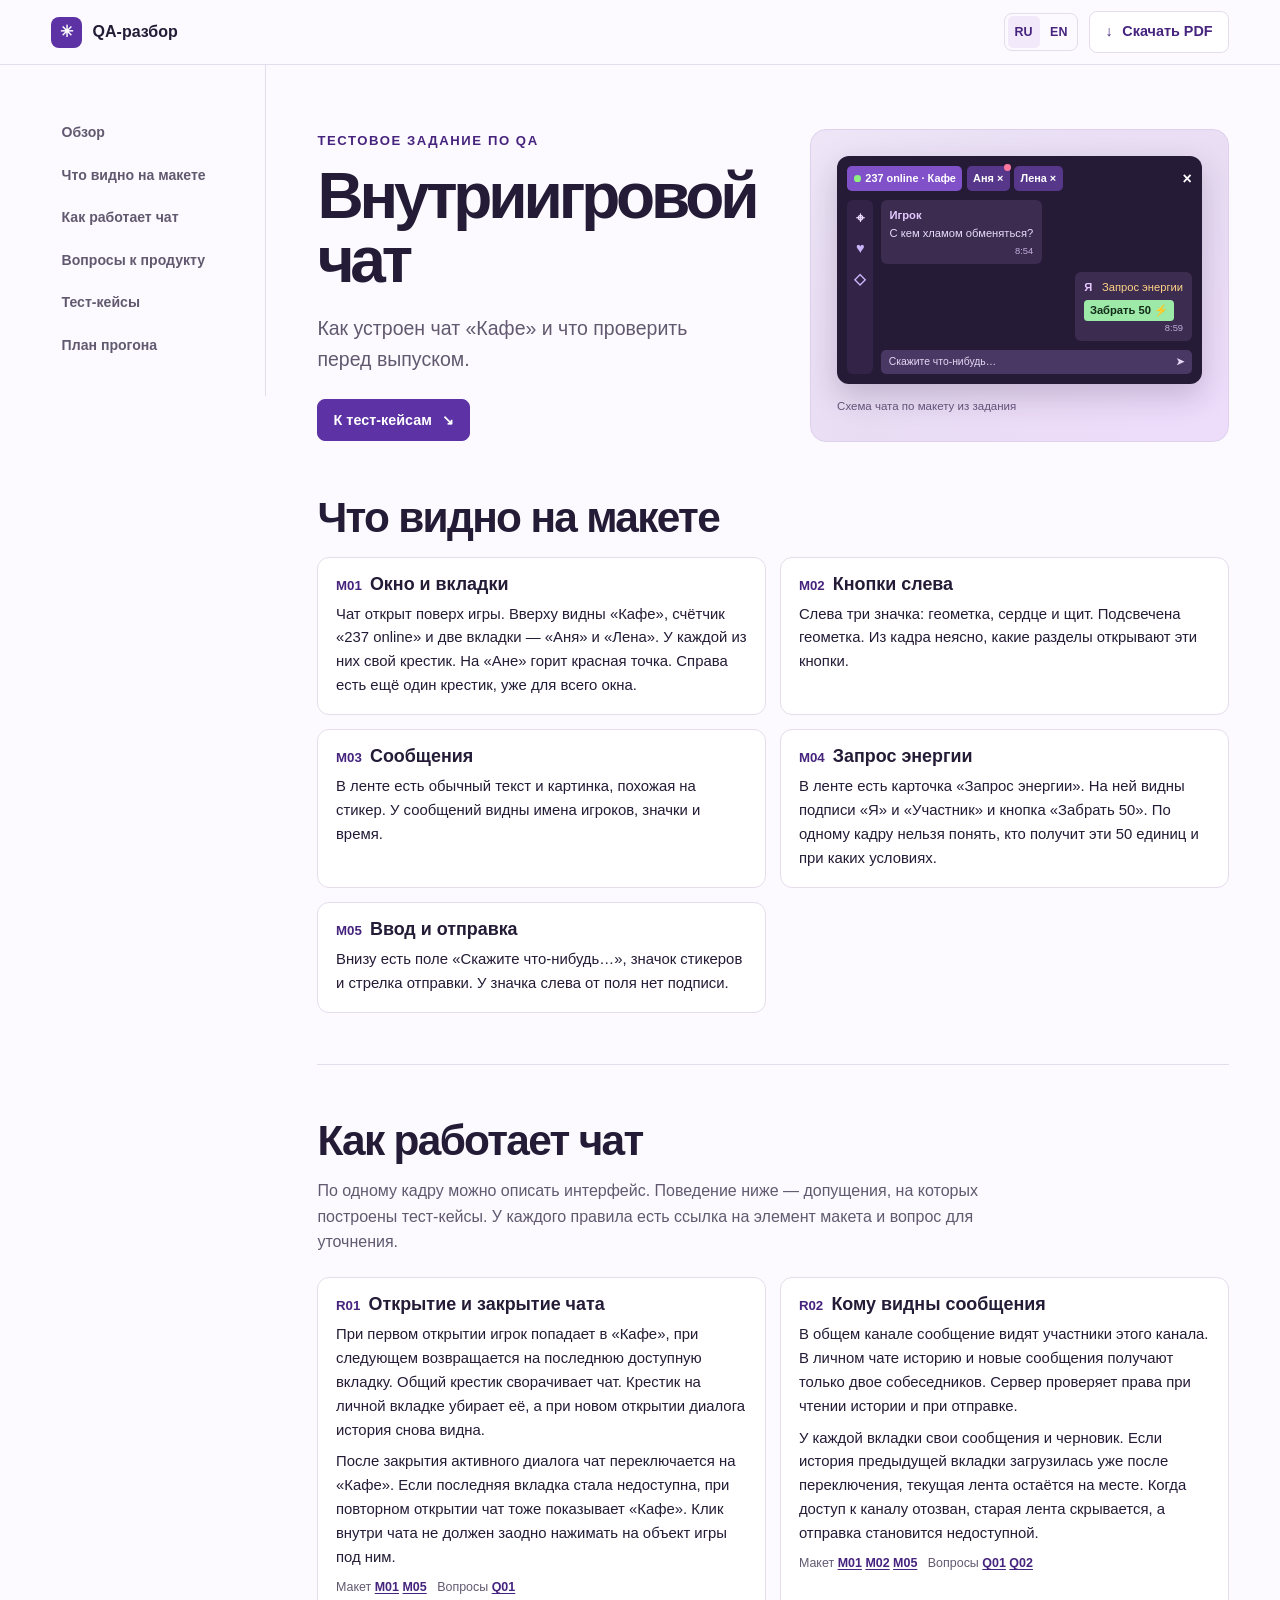
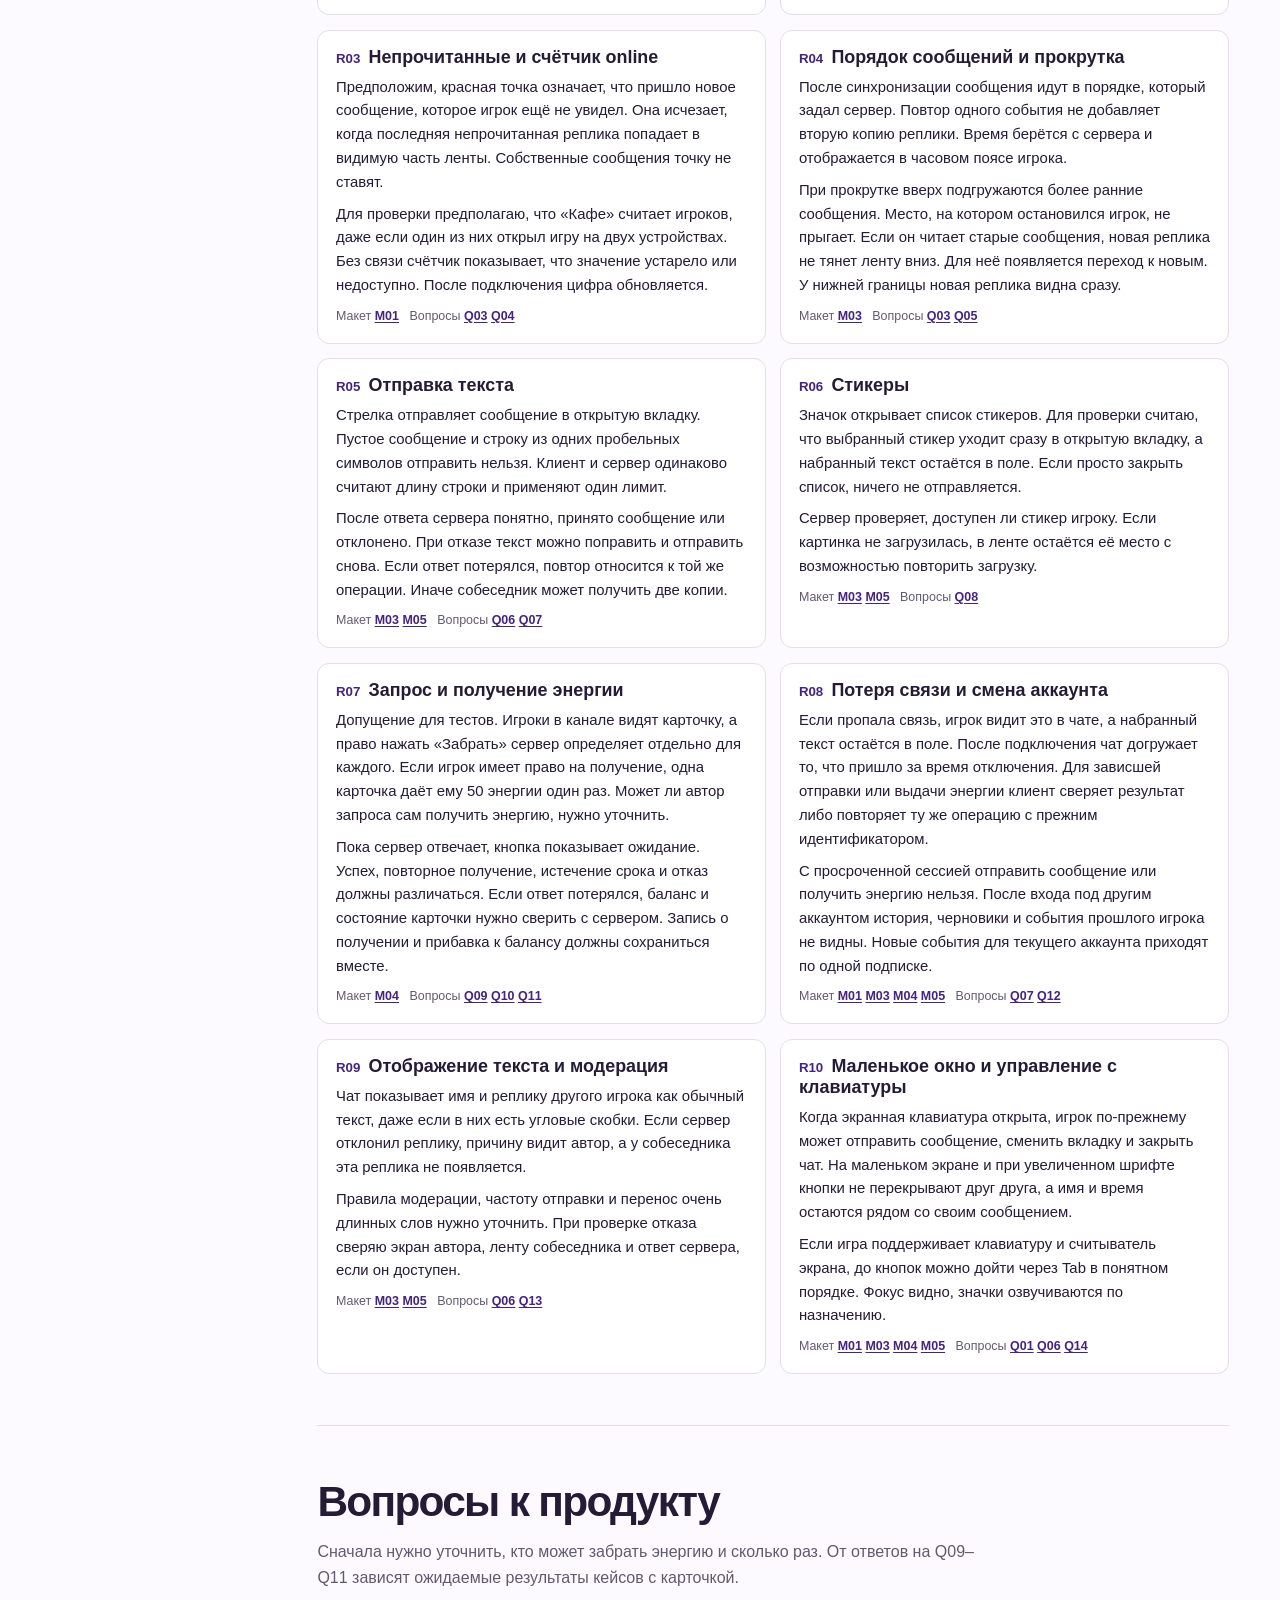
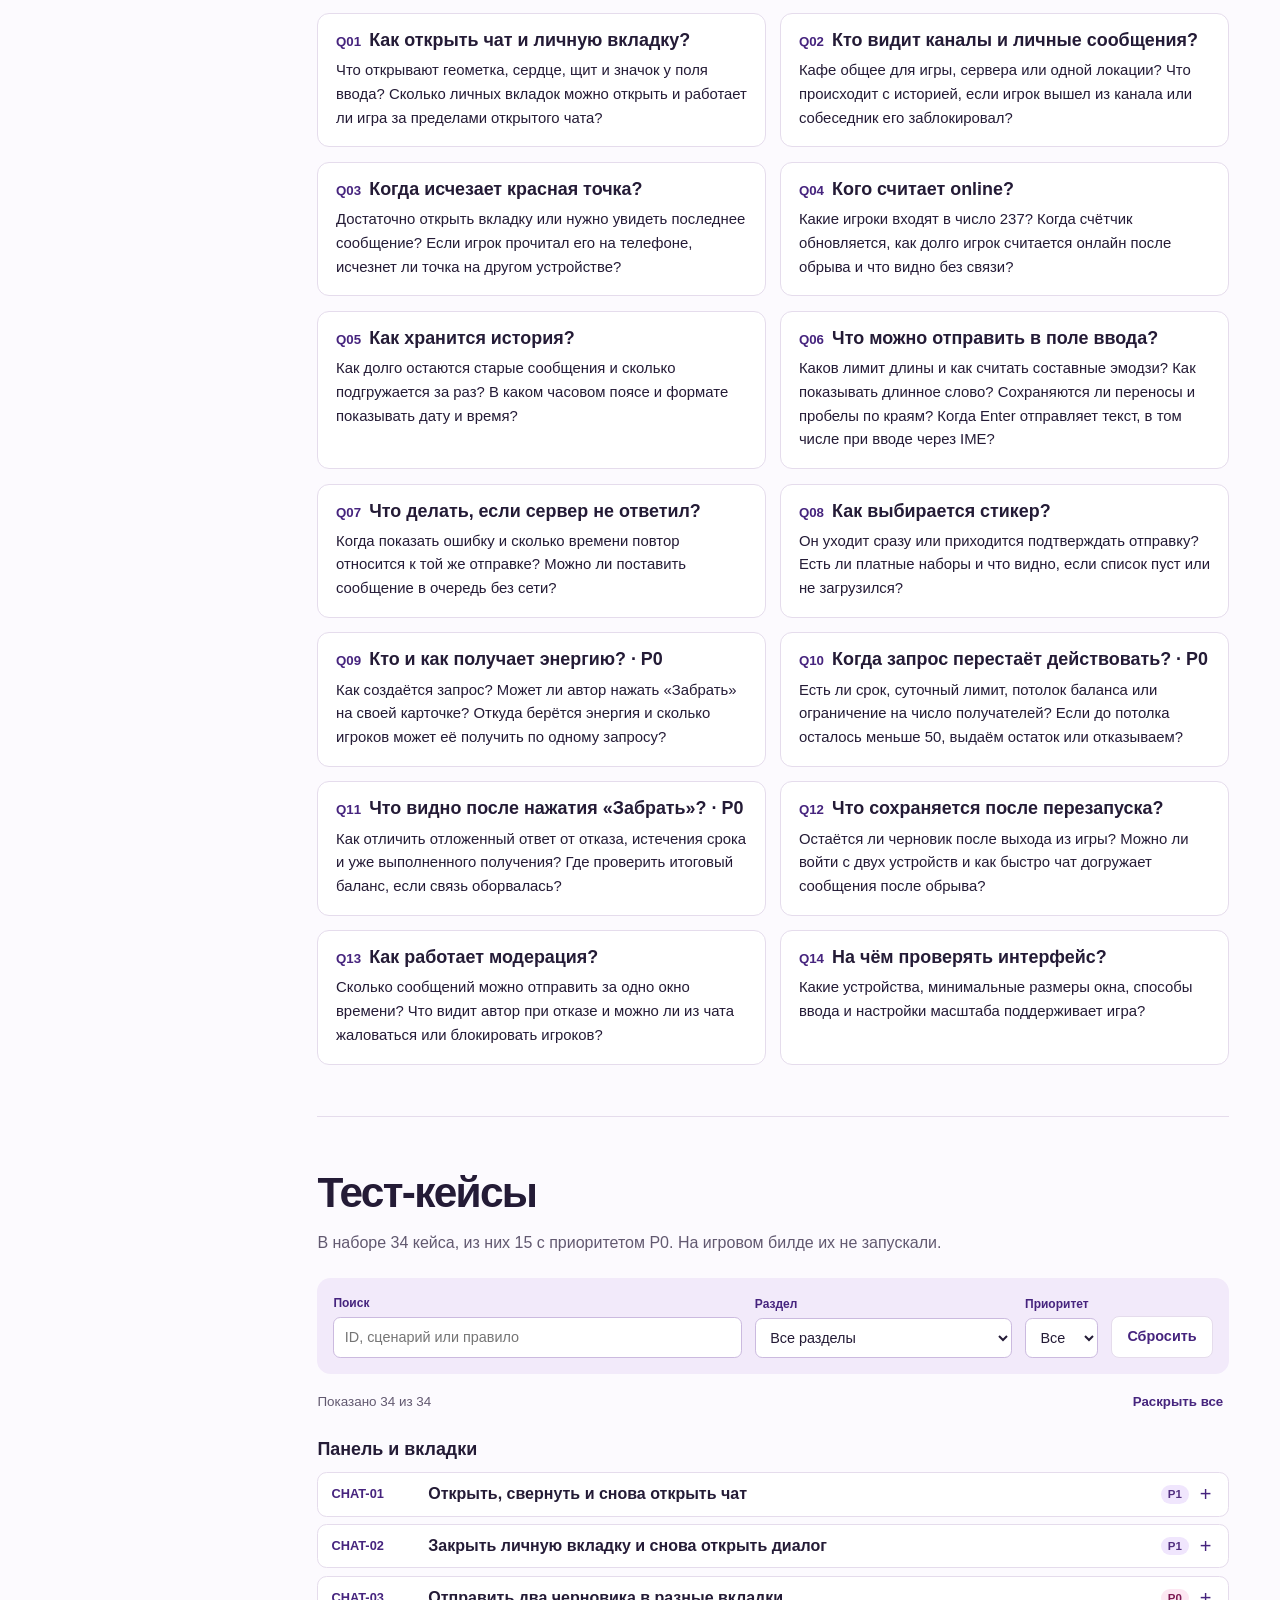
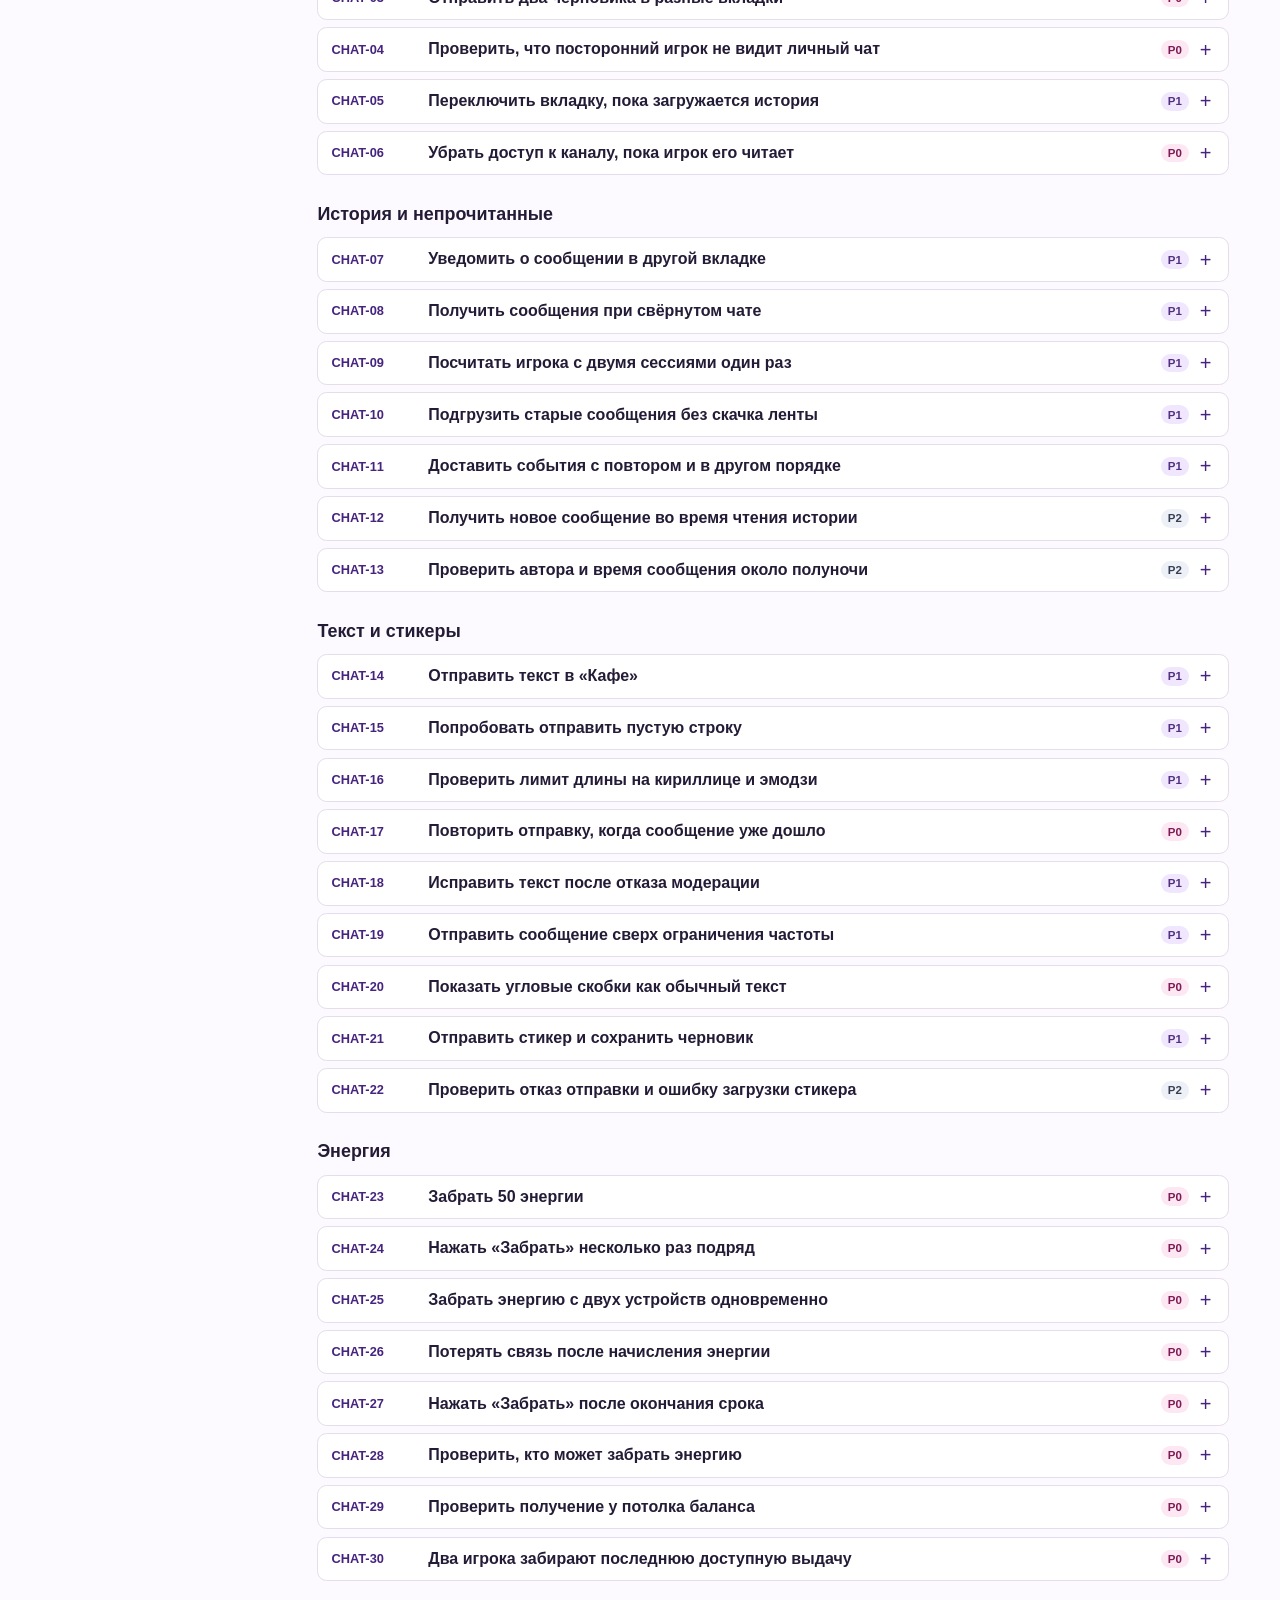
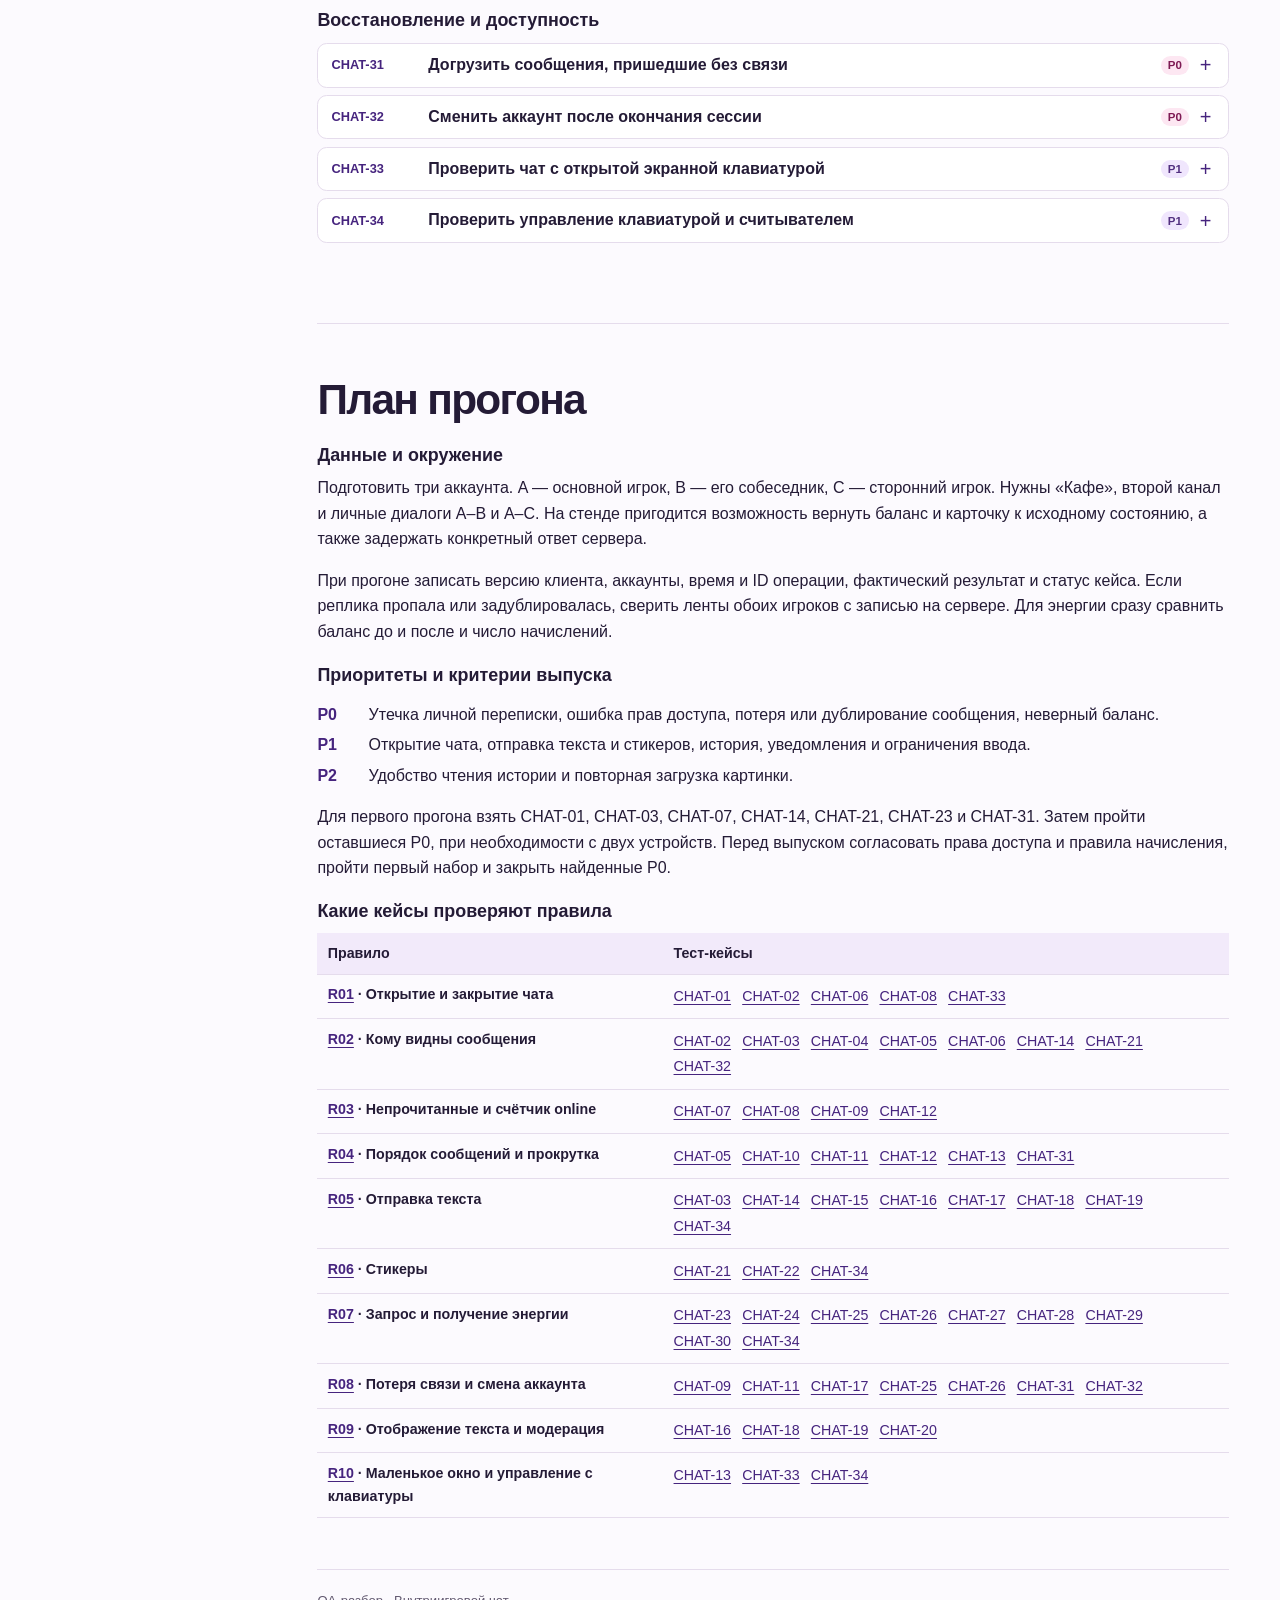
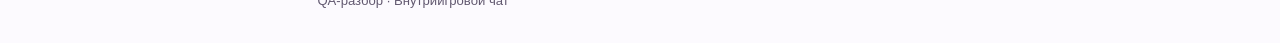
<file: docs/index.html>
<!doctype html>
<html lang="ru">
<head>
  <meta charset="utf-8">
  <meta name="viewport" content="width=device-width, initial-scale=1">
  <meta name="description" content="Разбор макета чата «Кафе» и тест-кейсы для проверки.">
  <title>Внутриигровой чат — QA-разбор</title>
  <link rel="alternate" hreflang="ru" href="./">
  <link rel="alternate" hreflang="en" href="en/">
  <link rel="stylesheet" href="assets/report.css?v=eefc7ce5c162">
  <script defer src="assets/report.js?v=a044bde27d81"></script>
</head>
<body>
  <a class="skip-link" href="#main">К содержанию</a>
  <header class="topbar">
    <a class="brand" href="#main"><span aria-hidden="true" class="brand-icon">✳</span> QA-разбор</a>
    <div class="header-actions">
      <nav class="language-switch" aria-label="Язык отчёта"><span lang="ru" aria-current="page" aria-label="Русский">RU</span><a lang="en" hreflang="en" href="en/" aria-label="English">EN</a></nav>
      <a class="button export" href="in-game-chat-qa.pdf" download><span aria-hidden="true">↓</span> Скачать PDF</a>
    </div>
  </header>
  <div class="layout">
    <aside class="sidebar">
      <nav aria-label="Содержание">
        <a href="#main">Обзор</a>
        <a href="#observations">Что видно на макете</a>
        <a href="#contracts">Как работает чат</a>
        <a href="#questions">Вопросы к продукту</a>
        <a href="#cases">Тест-кейсы</a>
        <a href="#coverage">План прогона</a>
      </nav>
    </aside>
    <main id="main" tabindex="-1">
      <section class="hero" aria-labelledby="title">
        <div>
          <p class="eyebrow">Тестовое задание по QA</p>
          <h1 id="title">Внутриигровой<br>чат</h1>
          <p class="lead">Как устроен чат «Кафе» и что проверить перед выпуском.</p>
          <a class="button primary" href="#cases">К тест-кейсам <span aria-hidden="true">↘</span></a>
        </div>
        <figure class="mockup">
          <div class="mock-window" aria-hidden="true">
            <div class="mock-tabs"><span><i></i>237 online · Кафе</span><span>Аня <b>×</b></span><span>Лена <b>×</b></span><strong>×</strong></div>
            <div class="mock-body">
              <div class="mock-rail"><b>⌖</b><b>♥</b><b>◇</b></div>
              <div class="mock-thread">
                <div class="bubble"><b>Игрок</b><p>С кем хламом обменяться?</p><small>8:54</small></div>
                <div class="bubble energy"><b>Я</b><span>Запрос энергии</span><strong>Забрать 50 ⚡</strong><small>8:59</small></div>
                <div class="mock-input"><span>Скажите что-нибудь…</span><b>➤</b></div>
              </div>
            </div>
          </div>
          <figcaption>Схема чата по макету из задания</figcaption>
        </figure>
      </section>
      <section id="observations" class="report-section">
        <h2>Что видно на макете</h2>
        <div class="observations"><article id="M01" class="card"><h3><span>M01</span> Окно и вкладки</h3><p>Чат открыт поверх игры. Вверху видны «Кафе», счётчик «237 online» и две вкладки — «Аня» и «Лена». У каждой из них свой крестик. На «Ане» горит красная точка. Справа есть ещё один крестик, уже для всего окна.</p></article>
<article id="M02" class="card"><h3><span>M02</span> Кнопки слева</h3><p>Слева три значка: геометка, сердце и щит. Подсвечена геометка. Из кадра неясно, какие разделы открывают эти кнопки.</p></article>
<article id="M03" class="card"><h3><span>M03</span> Сообщения</h3><p>В ленте есть обычный текст и картинка, похожая на стикер. У сообщений видны имена игроков, значки и время.</p></article>
<article id="M04" class="card"><h3><span>M04</span> Запрос энергии</h3><p>В ленте есть карточка «Запрос энергии». На ней видны подписи «Я» и «Участник» и кнопка «Забрать 50». По одному кадру нельзя понять, кто получит эти 50 единиц и при каких условиях.</p></article>
<article id="M05" class="card"><h3><span>M05</span> Ввод и отправка</h3><p>Внизу есть поле «Скажите что-нибудь…», значок стикеров и стрелка отправки. У значка слева от поля нет подписи.</p></article></div>
      </section>
      <section id="contracts" class="report-section">
        <h2>Как работает чат</h2>
        <p class="intro">По одному кадру можно описать интерфейс. Поведение ниже — допущения, на которых построены тест-кейсы. У каждого правила есть ссылка на элемент макета и вопрос для уточнения.</p>
        <div class="rules"><article id="R01" class="card"><h3><span>R01</span> Открытие и закрытие чата</h3><p>При первом открытии игрок попадает в «Кафе», при следующем возвращается на последнюю доступную вкладку. Общий крестик сворачивает чат. Крестик на личной вкладке убирает её, а при новом открытии диалога история снова видна.</p><p>После закрытия активного диалога чат переключается на «Кафе». Если последняя вкладка стала недоступна, при повторном открытии чат тоже показывает «Кафе». Клик внутри чата не должен заодно нажимать на объект игры под ним.</p><div class="references">Макет <a href="#M01">M01</a> <a href="#M05">M05</a> &nbsp; Вопросы <a href="#Q01">Q01</a></div></article>
<article id="R02" class="card"><h3><span>R02</span> Кому видны сообщения</h3><p>В общем канале сообщение видят участники этого канала. В личном чате историю и новые сообщения получают только двое собеседников. Сервер проверяет права при чтении истории и при отправке.</p><p>У каждой вкладки свои сообщения и черновик. Если история предыдущей вкладки загрузилась уже после переключения, текущая лента остаётся на месте. Когда доступ к каналу отозван, старая лента скрывается, а отправка становится недоступной.</p><div class="references">Макет <a href="#M01">M01</a> <a href="#M02">M02</a> <a href="#M05">M05</a> &nbsp; Вопросы <a href="#Q01">Q01</a> <a href="#Q02">Q02</a></div></article>
<article id="R03" class="card"><h3><span>R03</span> Непрочитанные и счётчик online</h3><p>Предположим, красная точка означает, что пришло новое сообщение, которое игрок ещё не увидел. Она исчезает, когда последняя непрочитанная реплика попадает в видимую часть ленты. Собственные сообщения точку не ставят.</p><p>Для проверки предполагаю, что «Кафе» считает игроков, даже если один из них открыл игру на двух устройствах. Без связи счётчик показывает, что значение устарело или недоступно. После подключения цифра обновляется.</p><div class="references">Макет <a href="#M01">M01</a> &nbsp; Вопросы <a href="#Q03">Q03</a> <a href="#Q04">Q04</a></div></article>
<article id="R04" class="card"><h3><span>R04</span> Порядок сообщений и прокрутка</h3><p>После синхронизации сообщения идут в порядке, который задал сервер. Повтор одного события не добавляет вторую копию реплики. Время берётся с сервера и отображается в часовом поясе игрока.</p><p>При прокрутке вверх подгружаются более ранние сообщения. Место, на котором остановился игрок, не прыгает. Если он читает старые сообщения, новая реплика не тянет ленту вниз. Для неё появляется переход к новым. У нижней границы новая реплика видна сразу.</p><div class="references">Макет <a href="#M03">M03</a> &nbsp; Вопросы <a href="#Q03">Q03</a> <a href="#Q05">Q05</a></div></article>
<article id="R05" class="card"><h3><span>R05</span> Отправка текста</h3><p>Стрелка отправляет сообщение в открытую вкладку. Пустое сообщение и строку из одних пробельных символов отправить нельзя. Клиент и сервер одинаково считают длину строки и применяют один лимит.</p><p>После ответа сервера понятно, принято сообщение или отклонено. При отказе текст можно поправить и отправить снова. Если ответ потерялся, повтор относится к той же операции. Иначе собеседник может получить две копии.</p><div class="references">Макет <a href="#M03">M03</a> <a href="#M05">M05</a> &nbsp; Вопросы <a href="#Q06">Q06</a> <a href="#Q07">Q07</a></div></article>
<article id="R06" class="card"><h3><span>R06</span> Стикеры</h3><p>Значок открывает список стикеров. Для проверки считаю, что выбранный стикер уходит сразу в открытую вкладку, а набранный текст остаётся в поле. Если просто закрыть список, ничего не отправляется.</p><p>Сервер проверяет, доступен ли стикер игроку. Если картинка не загрузилась, в ленте остаётся её место с возможностью повторить загрузку.</p><div class="references">Макет <a href="#M03">M03</a> <a href="#M05">M05</a> &nbsp; Вопросы <a href="#Q08">Q08</a></div></article>
<article id="R07" class="card"><h3><span>R07</span> Запрос и получение энергии</h3><p>Допущение для тестов. Игроки в канале видят карточку, а право нажать «Забрать» сервер определяет отдельно для каждого. Если игрок имеет право на получение, одна карточка даёт ему 50 энергии один раз. Может ли автор запроса сам получить энергию, нужно уточнить.</p><p>Пока сервер отвечает, кнопка показывает ожидание. Успех, повторное получение, истечение срока и отказ должны различаться. Если ответ потерялся, баланс и состояние карточки нужно сверить с сервером. Запись о получении и прибавка к балансу должны сохраниться вместе.</p><div class="references">Макет <a href="#M04">M04</a> &nbsp; Вопросы <a href="#Q09">Q09</a> <a href="#Q10">Q10</a> <a href="#Q11">Q11</a></div></article>
<article id="R08" class="card"><h3><span>R08</span> Потеря связи и смена аккаунта</h3><p>Если пропала связь, игрок видит это в чате, а набранный текст остаётся в поле. После подключения чат догружает то, что пришло за время отключения. Для зависшей отправки или выдачи энергии клиент сверяет результат либо повторяет ту же операцию с прежним идентификатором.</p><p>С просроченной сессией отправить сообщение или получить энергию нельзя. После входа под другим аккаунтом история, черновики и события прошлого игрока не видны. Новые события для текущего аккаунта приходят по одной подписке.</p><div class="references">Макет <a href="#M01">M01</a> <a href="#M03">M03</a> <a href="#M04">M04</a> <a href="#M05">M05</a> &nbsp; Вопросы <a href="#Q07">Q07</a> <a href="#Q12">Q12</a></div></article>
<article id="R09" class="card"><h3><span>R09</span> Отображение текста и модерация</h3><p>Чат показывает имя и реплику другого игрока как обычный текст, даже если в них есть угловые скобки. Если сервер отклонил реплику, причину видит автор, а у собеседника эта реплика не появляется.</p><p>Правила модерации, частоту отправки и перенос очень длинных слов нужно уточнить. При проверке отказа сверяю экран автора, ленту собеседника и ответ сервера, если он доступен.</p><div class="references">Макет <a href="#M03">M03</a> <a href="#M05">M05</a> &nbsp; Вопросы <a href="#Q06">Q06</a> <a href="#Q13">Q13</a></div></article>
<article id="R10" class="card"><h3><span>R10</span> Маленькое окно и управление с клавиатуры</h3><p>Когда экранная клавиатура открыта, игрок по-прежнему может отправить сообщение, сменить вкладку и закрыть чат. На маленьком экране и при увеличенном шрифте кнопки не перекрывают друг друга, а имя и время остаются рядом со своим сообщением.</p><p>Если игра поддерживает клавиатуру и считыватель экрана, до кнопок можно дойти через Tab в понятном порядке. Фокус видно, значки озвучиваются по назначению.</p><div class="references">Макет <a href="#M01">M01</a> <a href="#M03">M03</a> <a href="#M04">M04</a> <a href="#M05">M05</a> &nbsp; Вопросы <a href="#Q01">Q01</a> <a href="#Q06">Q06</a> <a href="#Q14">Q14</a></div></article></div>
      </section>
      <section id="questions" class="report-section">
        <h2>Вопросы к продукту</h2>
        <p class="intro">Сначала нужно уточнить, кто может забрать энергию и сколько раз. От ответов на Q09–Q11 зависят ожидаемые результаты кейсов с карточкой.</p>
        <div class="questions"><article id="Q01" class="card"><h3><span>Q01</span> Как открыть чат и личную вкладку?</h3><p>Что открывают геометка, сердце, щит и значок у поля ввода? Сколько личных вкладок можно открыть и работает ли игра за пределами открытого чата?</p></article>
<article id="Q02" class="card"><h3><span>Q02</span> Кто видит каналы и личные сообщения?</h3><p>Кафе общее для игры, сервера или одной локации? Что происходит с историей, если игрок вышел из канала или собеседник его заблокировал?</p></article>
<article id="Q03" class="card"><h3><span>Q03</span> Когда исчезает красная точка?</h3><p>Достаточно открыть вкладку или нужно увидеть последнее сообщение? Если игрок прочитал его на телефоне, исчезнет ли точка на другом устройстве?</p></article>
<article id="Q04" class="card"><h3><span>Q04</span> Кого считает online?</h3><p>Какие игроки входят в число 237? Когда счётчик обновляется, как долго игрок считается онлайн после обрыва и что видно без связи?</p></article>
<article id="Q05" class="card"><h3><span>Q05</span> Как хранится история?</h3><p>Как долго остаются старые сообщения и сколько подгружается за раз? В каком часовом поясе и формате показывать дату и время?</p></article>
<article id="Q06" class="card"><h3><span>Q06</span> Что можно отправить в поле ввода?</h3><p>Каков лимит длины и как считать составные эмодзи? Как показывать длинное слово? Сохраняются ли переносы и пробелы по краям? Когда Enter отправляет текст, в том числе при вводе через IME?</p></article>
<article id="Q07" class="card"><h3><span>Q07</span> Что делать, если сервер не ответил?</h3><p>Когда показать ошибку и сколько времени повтор относится к той же отправке? Можно ли поставить сообщение в очередь без сети?</p></article>
<article id="Q08" class="card"><h3><span>Q08</span> Как выбирается стикер?</h3><p>Он уходит сразу или приходится подтверждать отправку? Есть ли платные наборы и что видно, если список пуст или не загрузился?</p></article>
<article id="Q09" class="card"><h3><span>Q09</span> Кто и как получает энергию? · P0</h3><p>Как создаётся запрос? Может ли автор нажать «Забрать» на своей карточке? Откуда берётся энергия и сколько игроков может её получить по одному запросу?</p></article>
<article id="Q10" class="card"><h3><span>Q10</span> Когда запрос перестаёт действовать? · P0</h3><p>Есть ли срок, суточный лимит, потолок баланса или ограничение на число получателей? Если до потолка осталось меньше 50, выдаём остаток или отказываем?</p></article>
<article id="Q11" class="card"><h3><span>Q11</span> Что видно после нажатия «Забрать»? · P0</h3><p>Как отличить отложенный ответ от отказа, истечения срока и уже выполненного получения? Где проверить итоговый баланс, если связь оборвалась?</p></article>
<article id="Q12" class="card"><h3><span>Q12</span> Что сохраняется после перезапуска?</h3><p>Остаётся ли черновик после выхода из игры? Можно ли войти с двух устройств и как быстро чат догружает сообщения после обрыва?</p></article>
<article id="Q13" class="card"><h3><span>Q13</span> Как работает модерация?</h3><p>Сколько сообщений можно отправить за одно окно времени? Что видит автор при отказе и можно ли из чата жаловаться или блокировать игроков?</p></article>
<article id="Q14" class="card"><h3><span>Q14</span> На чём проверять интерфейс?</h3><p>Какие устройства, минимальные размеры окна, способы ввода и настройки масштаба поддерживает игра?</p></article></div>
      </section>
      <section id="cases" class="report-section">
        <h2>Тест-кейсы</h2>
        <p class="intro">В наборе 34 кейса, из них 15 с приоритетом P0. На игровом билде их не запускали.</p>
        <div class="filters" hidden>
          <label>Поиск <input type="search" id="case-search" placeholder="ID, сценарий или правило"></label>
          <label>Раздел <select id="case-group"><option value="">Все разделы</option><option value="nav">Панель и вкладки</option><option value="history">История и непрочитанные</option><option value="text">Текст и стикеры</option><option value="energy">Энергия</option><option value="recovery">Восстановление и доступность</option></select></label>
          <label>Приоритет <select id="case-priority"><option value="">Все</option><option>P0</option><option>P1</option><option>P2</option></select></label>
          <button class="button" id="case-reset" type="button">Сбросить</button>
        </div>
        <div class="case-toolbar" hidden>
          <p id="case-count" data-format="Показано {visible} из {total}" role="status" aria-live="polite"></p>
          <button class="text-button" id="case-expand" data-expand="Раскрыть все" data-collapse="Свернуть все" type="button">Раскрыть все</button>
        </div>
        <section class="case-group" aria-labelledby="group-nav"><h3 id="group-nav">Панель и вкладки</h3>
      <details class="case" id="CHAT-01" data-group="nav" data-priority="P1" open>
        <summary>
          <span class="case-id">CHAT-01</span>
          <span class="case-title">Открыть, свернуть и снова открыть чат</span>
          <span class="pill p1">P1</span>
        </summary>
        <div class="case-body">
          <p class="references">Правила <a href="#R01">R01</a></p>
          <dl>
            <div><dt>Предусловия</dt><dd>A находится в игре. Чат ещё не открывали.</dd></div>
            <div><dt>Шаги</dt><dd><ol><li>Открыть чат.</li><li>Нажать общий крестик и снова открыть чат.</li></ol></dd></div>
            <div><dt>Ожидаемый результат</dt><dd>При первом открытии видны лента «Кафе» и поле ввода. Крестик скрывает окно. После повторного открытия виден тот же канал, сообщения не продублировались.</dd></div>
          </dl>
        </div>
      </details>

      <details class="case" id="CHAT-02" data-group="nav" data-priority="P1" open>
        <summary>
          <span class="case-id">CHAT-02</span>
          <span class="case-title">Закрыть личную вкладку и снова открыть диалог</span>
          <span class="pill p1">P1</span>
        </summary>
        <div class="case-body">
          <p class="references">Правила <a href="#R01">R01</a> <a href="#R02">R02</a></p>
          <dl>
            <div><dt>Предусловия</dt><dd>У A два открытых диалога, с B и с C. В переписке с B уже есть сообщение m1.</dd></div>
            <div><dt>Шаги</dt><dd><ol><li>Перейти к переписке с B и нажать крестик на этой вкладке.</li><li>Снова открыть диалог с B.</li></ol></dd></div>
            <div><dt>Ожидаемый результат</dt><dd>После закрытия чат остаётся на экране и переходит на «Кафе». Вкладка C остаётся открытой. После возврата в диалог с B сообщение m1 видно один раз.</dd></div>
          </dl>
        </div>
      </details>

      <details class="case" id="CHAT-03" data-group="nav" data-priority="P0" open>
        <summary>
          <span class="case-id">CHAT-03</span>
          <span class="case-title">Отправить два черновика в разные вкладки</span>
          <span class="pill p0">P0</span>
        </summary>
        <div class="case-body">
          <p class="references">Правила <a href="#R02">R02</a> <a href="#R05">R05</a></p>
          <dl>
            <div><dt>Предусловия</dt><dd>У A открыты «Кафе» и диалог с B. B и C могут читать «Кафе».</dd></div>
            <div><dt>Шаги</dt><dd><ol><li>Ввести «только B» в личной вкладке и «всем в кафе» в общем канале. Переключиться между вкладками и сверить текст в поле.</li><li>По очереди отправить сообщения из обеих вкладок. Проверить ленты B и C.</li></ol></dd></div>
            <div><dt>Ожидаемый результат</dt><dd>Обе вкладки сохранили свой черновик. B видит «только B» в личном чате, а «всем в кафе» в общем. C видит только сообщение для общего канала.</dd></div>
          </dl>
        </div>
      </details>

      <details class="case" id="CHAT-04" data-group="nav" data-priority="P0" open>
        <summary>
          <span class="case-id">CHAT-04</span>
          <span class="case-title">Проверить, что посторонний игрок не видит личный чат</span>
          <span class="pill p0">P0</span>
        </summary>
        <div class="case-body">
          <p class="references">Правила <a href="#R02">R02</a></p>
          <dl>
            <div><dt>Предусловия</dt><dd>У A и B есть личная переписка с сообщением m1. C вошёл в игру под своим аккаунтом. На тестовом стенде доступны отдельные проверки чтения и отправки.</dd></div>
            <div><dt>Шаги</dt><dd><ol><li>Попросить A написать B. Под C проверить список диалогов и входящие события.</li><li>Под сессией C проверить ответы сервера на попытки прочитать историю диалога A–B и отправить туда сообщение.</li></ol></dd></div>
            <div><dt>Ожидаемый результат</dt><dd>У C нет диалога, истории и нового сообщения A. Сервер отклоняет обе операции C. В переписке A–B нет сообщений от C.</dd></div>
          </dl>
        </div>
      </details>

      <details class="case" id="CHAT-05" data-group="nav" data-priority="P1" open>
        <summary>
          <span class="case-id">CHAT-05</span>
          <span class="case-title">Переключить вкладку, пока загружается история</span>
          <span class="pill p1">P1</span>
        </summary>
        <div class="case-body">
          <p class="references">Правила <a href="#R02">R02</a> <a href="#R04">R04</a></p>
          <dl>
            <div><dt>Предусловия</dt><dd>У A два канала с разной историей. На стенде можно задержать ответ.</dd></div>
            <div><dt>Шаги</dt><dd><ol><li>Открыть первый канал и задержать загрузку его истории.</li><li>Открыть второй канал. Когда его сообщения видны, пропустить задержанный ответ.</li><li>Отправить сообщение из второго канала.</li></ol></dd></div>
            <div><dt>Ожидаемый результат</dt><dd>Активной остаётся вторая вкладка. В ней не появляются сообщения первого канала. Новое сообщение доставлено во второй канал.</dd></div>
          </dl>
        </div>
      </details>

      <details class="case" id="CHAT-06" data-group="nav" data-priority="P0" open>
        <summary>
          <span class="case-id">CHAT-06</span>
          <span class="case-title">Убрать доступ к каналу, пока игрок его читает</span>
          <span class="pill p0">P0</span>
        </summary>
        <div class="case-body">
          <p class="references">Правила <a href="#R01">R01</a> <a href="#R02">R02</a></p>
          <dl>
            <div><dt>Предусловия</dt><dd>A читает закрытый канал. В поле ввода есть черновик. У B останется доступ к каналу.</dd></div>
            <div><dt>Шаги</dt><dd><ol><li>Убрать A из канала и проверить, можно ли отправить черновик.</li><li>Свернуть и открыть чат. Под B проверить, появился ли текст A.</li></ol></dd></div>
            <div><dt>Ожидаемый результат</dt><dd>Закрытая лента исчезает у A. Черновик не публикуется. При повторном открытии чат показывает доступный канал.</dd></div>
          </dl>
        </div>
      </details>
</section>
<section class="case-group" aria-labelledby="group-history"><h3 id="group-history">История и непрочитанные</h3>
      <details class="case" id="CHAT-07" data-group="history" data-priority="P1" open>
        <summary>
          <span class="case-id">CHAT-07</span>
          <span class="case-title">Уведомить о сообщении в другой вкладке</span>
          <span class="pill p1">P1</span>
        </summary>
        <div class="case-body">
          <p class="references">Правила <a href="#R03">R03</a></p>
          <dl>
            <div><dt>Предусловия</dt><dd>A читает «Кафе». Вкладка B открыта в фоне, непрочитанных нет.</dd></div>
            <div><dt>Шаги</dt><dd><ol><li>От B отправить новое сообщение A.</li><li>Проверить красную точку. Открыть вкладку B и прокрутить до новой реплики.</li></ol></dd></div>
            <div><dt>Ожидаемый результат</dt><dd>Точка появляется на вкладке B. «Кафе» остаётся активным. Когда сообщение видно в ленте B, точка исчезает.</dd></div>
          </dl>
        </div>
      </details>

      <details class="case" id="CHAT-08" data-group="history" data-priority="P1" open>
        <summary>
          <span class="case-id">CHAT-08</span>
          <span class="case-title">Получить сообщения при свёрнутом чате</span>
          <span class="pill p1">P1</span>
        </summary>
        <div class="case-body">
          <p class="references">Правила <a href="#R01">R01</a> <a href="#R03">R03</a></p>
          <dl>
            <div><dt>Предусловия</dt><dd>У A открыты и прочитаны диалоги с B и C. Активен диалог с C.</dd></div>
            <div><dt>Шаги</dt><dd><ol><li>Свернуть окно. От B отправить A два сообщения.</li><li>Открыть чат, проверить вкладки и перейти к последнему сообщению B.</li></ol></dd></div>
            <div><dt>Ожидаемый результат</dt><dd>Чат открывается на C. У C точки нет, у B она остаётся до просмотра последнего сообщения.</dd></div>
          </dl>
        </div>
      </details>

      <details class="case" id="CHAT-09" data-group="history" data-priority="P1" open>
        <summary>
          <span class="case-id">CHAT-09</span>
          <span class="case-title">Посчитать игрока с двумя сессиями один раз</span>
          <span class="pill p1">P1</span>
        </summary>
        <div class="case-body">
          <p class="references">Правила <a href="#R03">R03</a> <a href="#R08">R08</a></p>
          <dl>
            <div><dt>Предусловия</dt><dd>Число игроков в тестовом канале известно. B может войти с двух устройств.</dd></div>
            <div><dt>Шаги</dt><dd><ol><li>Подключить первую сессию B, затем вторую. Сверить счётчик после каждого входа.</li><li>Отключить обе сессии по очереди. Учесть согласованную задержку обновления.</li><li>Отключить A от сети и вернуть связь.</li></ol></dd></div>
            <div><dt>Ожидаемый результат</dt><dd>Первая сессия B прибавляет 1, вторая не меняет счётчик. После выхода B с последнего устройства число возвращается к исходному. У A без сети видно, что число устарело, а после подключения оно обновляется.</dd></div>
          </dl>
        </div>
      </details>

      <details class="case" id="CHAT-10" data-group="history" data-priority="P1" open>
        <summary>
          <span class="case-id">CHAT-10</span>
          <span class="case-title">Подгрузить старые сообщения без скачка ленты</span>
          <span class="pill p1">P1</span>
        </summary>
        <div class="case-body">
          <p class="references">Правила <a href="#R04">R04</a></p>
          <dl>
            <div><dt>Предусловия</dt><dd>В истории три страницы или больше. Два соседних ответа содержат один общий ID. У верхнего края ленты видна реплика m10.</dd></div>
            <div><dt>Шаги</dt><dd><ol><li>Запомнить положение m10. Подгрузить более ранние сообщения.</li><li>Повторить на следующей границе и прокрутить до начала истории.</li></ol></dd></div>
            <div><dt>Ожидаемый результат</dt><dd>После первой загрузки m10 на прежнем месте. Общая реплика показана один раз, порядок сохранён. В самом начале истории чат больше не запрашивает пустые страницы.</dd></div>
          </dl>
        </div>
      </details>

      <details class="case" id="CHAT-11" data-group="history" data-priority="P1" open>
        <summary>
          <span class="case-id">CHAT-11</span>
          <span class="case-title">Доставить события с повтором и в другом порядке</span>
          <span class="pill p1">P1</span>
        </summary>
        <div class="case-body">
          <p class="references">Правила <a href="#R04">R04</a> <a href="#R08">R08</a></p>
          <dl>
            <div><dt>Предусловия</dt><dd>Серверный порядок сообщений — m1, m2, m3. Стенд позволяет менять порядок доставки.</dd></div>
            <div><dt>Шаги</dt><dd><ol><li>Доставить m1, затем m3, затем m2 дважды.</li><li>Дождаться синхронизации и заново открыть вкладку.</li></ol></dd></div>
            <div><dt>Ожидаемый результат</dt><dd>В ленте три сообщения в порядке m1, m2, m3. После повторного открытия количество и порядок те же.</dd></div>
          </dl>
        </div>
      </details>

      <details class="case" id="CHAT-12" data-group="history" data-priority="P2" open>
        <summary>
          <span class="case-id">CHAT-12</span>
          <span class="case-title">Получить новое сообщение во время чтения истории</span>
          <span class="pill p2">P2</span>
        </summary>
        <div class="case-body">
          <p class="references">Правила <a href="#R03">R03</a> <a href="#R04">R04</a></p>
          <dl>
            <div><dt>Предусловия</dt><dd>A прокрутил диалог с B вверх и читает старые реплики.</dd></div>
            <div><dt>Шаги</dt><dd><ol><li>От B отправить новое сообщение и проверить положение ленты A.</li><li>Перейти к новым сообщениям. Попросить B написать ещё раз.</li></ol></dd></div>
            <div><dt>Ожидаемый результат</dt><dd>Первая реплика не сдвигает то место, которое читал A. Переход открывает новое сообщение. Когда A уже внизу, следующая реплика видна сразу.</dd></div>
          </dl>
        </div>
      </details>

      <details class="case" id="CHAT-13" data-group="history" data-priority="P2" open>
        <summary>
          <span class="case-id">CHAT-13</span>
          <span class="case-title">Проверить автора и время сообщения около полуночи</span>
          <span class="pill p2">P2</span>
        </summary>
        <div class="case-body">
          <p class="references">Правила <a href="#R04">R04</a> <a href="#R10">R10</a></p>
          <dl>
            <div><dt>Предусловия</dt><dd>У A настроен часовой пояс. Два автора отправили сообщения до и после полуночи по этому поясу.</dd></div>
            <div><dt>Шаги</dt><dd><ol><li>Сопоставить автора, значок и время каждой реплики с подготовленными данными.</li><li>Сменить часовой пояс и обновить ленту.</li></ol></dd></div>
            <div><dt>Ожидаемый результат</dt><dd>Отображаемые дата и время соответствуют выбранному поясу и согласованному формату. Имя и значок не перепутаны. Серверный порядок остаётся прежним.</dd></div>
          </dl>
        </div>
      </details>
</section>
<section class="case-group" aria-labelledby="group-text"><h3 id="group-text">Текст и стикеры</h3>
      <details class="case" id="CHAT-14" data-group="text" data-priority="P1" open>
        <summary>
          <span class="case-id">CHAT-14</span>
          <span class="case-title">Отправить текст в «Кафе»</span>
          <span class="pill p1">P1</span>
        </summary>
        <div class="case-body">
          <p class="references">Правила <a href="#R02">R02</a> <a href="#R05">R05</a></p>
          <dl>
            <div><dt>Предусловия</dt><dd>A и B в «Кафе», C в другом канале. Связь стабильная.</dd></div>
            <div><dt>Шаги</dt><dd><ol><li>От A отправить стрелкой «Привет, Кафе! 🙂».</li><li>Сверить ленты A, B и C. Переоткрыть чат у A.</li></ol></dd></div>
            <div><dt>Ожидаемый результат</dt><dd>У A одно подтверждённое сообщение, поле ввода пустое. У B одна такая реплика с именем A. У C её нет. После переоткрытия у A дубль не появляется.</dd></div>
          </dl>
        </div>
      </details>

      <details class="case" id="CHAT-15" data-group="text" data-priority="P1" open>
        <summary>
          <span class="case-id">CHAT-15</span>
          <span class="case-title">Попробовать отправить пустую строку</span>
          <span class="pill p1">P1</span>
        </summary>
        <div class="case-body">
          <p class="references">Правила <a href="#R05">R05</a></p>
          <dl>
            <div><dt>Предусловия</dt><dd>A открыл «Кафе». B видит канал. На стенде можно проверить, ушёл ли запрос.</dd></div>
            <div><dt>Шаги</dt><dd><ol><li>По очереди проверить пустое поле, только пробелы, только табуляции и только переносы.</li><li>В каждом варианте нажать стрелку, если она доступна, и проверить, был ли запрос на отправку.</li></ol></dd></div>
            <div><dt>Ожидаемый результат</dt><dd>Отправка недоступна или поле показывает ошибку. Запрос не уходит, в обеих лентах нет пустых реплик.</dd></div>
          </dl>
        </div>
      </details>

      <details class="case" id="CHAT-16" data-group="text" data-priority="P1" open>
        <summary>
          <span class="case-id">CHAT-16</span>
          <span class="case-title">Проверить лимит длины на кириллице и эмодзи</span>
          <span class="pill p1">P1</span>
        </summary>
        <div class="case-body">
          <p class="references">Правила <a href="#R05">R05</a> <a href="#R09">R09</a></p>
          <dl>
            <div><dt>Предусловия</dt><dd>Известен лимит L и способ подсчёта длины. Есть строки длиной L−1, L и L+1, в том числе с кириллицей и составными эмодзи.</dd></div>
            <div><dt>Шаги</dt><dd><ol><li>Попробовать ввести и отправить каждую строку.</li><li>Сверить результат на клиенте с отдельной проверкой серверной валидации.</li></ol></dd></div>
            <div><dt>Ожидаемый результат</dt><dd>Строки L−1 и L проходят целиком. Строка L+1 не создаёт сообщения. Клиент и сервер одинаково определяют длину.</dd></div>
          </dl>
        </div>
      </details>

      <details class="case" id="CHAT-17" data-group="text" data-priority="P0" open>
        <summary>
          <span class="case-id">CHAT-17</span>
          <span class="case-title">Повторить отправку, когда сообщение уже дошло</span>
          <span class="pill p0">P0</span>
        </summary>
        <div class="case-body">
          <p class="references">Правила <a href="#R05">R05</a> <a href="#R08">R08</a></p>
          <dl>
            <div><dt>Предусловия</dt><dd>A и B в одном канале. Стенд записывает сообщение, но не возвращает ответ до тайм-аута.</dd></div>
            <div><dt>Шаги</dt><dd><ol><li>Отправить «контроль дубля». Проверить, что B получил сообщение.</li><li>После тайм-аута нажать «Повторить», затем переоткрыть ленту у A и B.</li></ol></dd></div>
            <div><dt>Ожидаемый результат</dt><dd>У A та же строка становится подтверждённой. У B остаётся одна реплика. Сервер связал повтор с исходной отправкой и хранит один ID сообщения.</dd></div>
          </dl>
        </div>
      </details>

      <details class="case" id="CHAT-18" data-group="text" data-priority="P1" open>
        <summary>
          <span class="case-id">CHAT-18</span>
          <span class="case-title">Исправить текст после отказа модерации</span>
          <span class="pill p1">P1</span>
        </summary>
        <div class="case-body">
          <p class="references">Правила <a href="#R05">R05</a> <a href="#R09">R09</a></p>
          <dl>
            <div><dt>Предусловия</dt><dd>На тестовом стенде заданная фраза запрещена. B читает канал.</dd></div>
            <div><dt>Шаги</dt><dd><ol><li>Отправить запрещённую фразу и проверить сообщение об ошибке.</li><li>Исправить текст и отправить его ещё раз.</li></ol></dd></div>
            <div><dt>Ожидаемый результат</dt><dd>A видит причину отказа и может исправить текст. B не видит исходную фразу. Исправленный текст появляется у B один раз.</dd></div>
          </dl>
        </div>
      </details>

      <details class="case" id="CHAT-19" data-group="text" data-priority="P1" open>
        <summary>
          <span class="case-id">CHAT-19</span>
          <span class="case-title">Отправить сообщение сверх ограничения частоты</span>
          <span class="pill p1">P1</span>
        </summary>
        <div class="case-body">
          <p class="references">Правила <a href="#R05">R05</a> <a href="#R09">R09</a></p>
          <dl>
            <div><dt>Предусловия</dt><dd>Известно, что за интервал T разрешено N сообщений. A ещё ничего не отправлял в этом интервале.</dd></div>
            <div><dt>Шаги</dt><dd><ol><li>Отправить N допустимых сообщений и сразу ещё одно.</li><li>Дождаться, пока ограничение снимется, и отправить следующую реплику.</li></ol></dd></div>
            <div><dt>Ожидаемый результат</dt><dd>Первые N реплик доходят до B. Лишняя реплика не появляется, а A видит предупреждение. После снятия ограничения следующая отправка проходит.</dd></div>
          </dl>
        </div>
      </details>

      <details class="case" id="CHAT-20" data-group="text" data-priority="P0" open>
        <summary>
          <span class="case-id">CHAT-20</span>
          <span class="case-title">Показать угловые скобки как обычный текст</span>
          <span class="pill p0">P0</span>
        </summary>
        <div class="case-body">
          <p class="references">Правила <a href="#R09">R09</a></p>
          <dl>
            <div><dt>Предусловия</dt><dd>A и B в тестовом канале. Строку «&lt;b&gt;QA&lt;/b&gt; &amp; “тест”» пропускает модерация.</dd></div>
            <div><dt>Шаги</dt><dd><ol><li>Отправить строку от A. Открыть её у B.</li><li>Обновить историю у B и снова сверить текст.</li></ol></dd></div>
            <div><dt>Ожидаемый результат</dt><dd>B видит исходные символы, в том числе скобки. QA не становится жирным из-за тегов. Соседние сообщения и кнопки выглядят и работают как раньше.</dd></div>
          </dl>
        </div>
      </details>

      <details class="case" id="CHAT-21" data-group="text" data-priority="P1" open>
        <summary>
          <span class="case-id">CHAT-21</span>
          <span class="case-title">Отправить стикер и сохранить черновик</span>
          <span class="pill p1">P1</span>
        </summary>
        <div class="case-body">
          <p class="references">Правила <a href="#R02">R02</a> <a href="#R06">R06</a></p>
          <dl>
            <div><dt>Предусловия</dt><dd>У A набран текст в личной вкладке B. В списке есть доступный стикер. C читает общий чат.</dd></div>
            <div><dt>Шаги</dt><dd><ol><li>Открыть и закрыть список без выбора.</li><li>Снова открыть список и выбрать доступный стикер.</li></ol></dd></div>
            <div><dt>Ожидаемый результат</dt><dd>При закрытии списка ничего не отправляется. После выбора у A и B по одной копии стикера в личном чате. У C его нет, текст в поле A остался.</dd></div>
          </dl>
        </div>
      </details>

      <details class="case" id="CHAT-22" data-group="text" data-priority="P2" open>
        <summary>
          <span class="case-id">CHAT-22</span>
          <span class="case-title">Проверить отказ отправки и ошибку загрузки стикера</span>
          <span class="pill p2">P2</span>
        </summary>
        <div class="case-body">
          <p class="references">Правила <a href="#R06">R06</a></p>
          <dl>
            <div><dt>Предусловия</dt><dd>На стенде можно отозвать доступ к первому стикеру и отдельно сломать загрузку картинки второго.</dd></div>
            <div><dt>Шаги</dt><dd><ol><li>После открытия списка отозвать доступ к первому стикеру и попробовать отправить его.</li><li>Отправить второй стикер. У B проверить ошибку загрузки, вернуть доступ к картинке и повторить загрузку.</li></ol></dd></div>
            <div><dt>Ожидаемый результат</dt><dd>Первый стикер не доходит до B, A видит отказ. На месте второго у B видна заглушка, лента не прыгает. После повтора появляется картинка в той же реплике.</dd></div>
          </dl>
        </div>
      </details>
</section>
<section class="case-group" aria-labelledby="group-energy"><h3 id="group-energy">Энергия</h3>
      <details class="case" id="CHAT-23" data-group="energy" data-priority="P0" open>
        <summary>
          <span class="case-id">CHAT-23</span>
          <span class="case-title">Забрать 50 энергии</span>
          <span class="pill p0">P0</span>
        </summary>
        <div class="case-body">
          <p class="references">Правила <a href="#R07">R07</a></p>
          <dl>
            <div><dt>Предусловия</dt><dd>A может забрать энергию по карточке r1. Баланс 120, потолок не ниже 170. Других изменений баланса в тесте нет.</dd></div>
            <div><dt>Шаги</dt><dd><ol><li>Нажать «Забрать 50». Проверить состояние карточки и баланс по данным стенда.</li><li>Свернуть и снова открыть чат.</li></ol></dd></div>
            <div><dt>Ожидаемый результат</dt><dd>После ожидания видно, что энергия получена. Баланс стал 170. Для A и r1 есть одна запись +50. После повторного открытия кнопка недоступна.</dd></div>
          </dl>
        </div>
      </details>

      <details class="case" id="CHAT-24" data-group="energy" data-priority="P0" open>
        <summary>
          <span class="case-id">CHAT-24</span>
          <span class="case-title">Нажать «Забрать» несколько раз подряд</span>
          <span class="pill p0">P0</span>
        </summary>
        <div class="case-body">
          <p class="references">Правила <a href="#R07">R07</a></p>
          <dl>
            <div><dt>Предусловия</dt><dd>У A доступна карточка r1 и 120 энергии. Потолок не ниже 170. Ответ сервера задержан.</dd></div>
            <div><dt>Шаги</dt><dd><ol><li>Быстро нажать кнопку несколько раз.</li><li>Дождаться ответа, переоткрыть чат и проверить баланс и начисления.</li></ol></dd></div>
            <div><dt>Ожидаемый результат</dt><dd>Пока сервер отвечает, кнопка недоступна. Итоговый баланс 170, в истории одна запись начисления. Повторно забрать энергию по r1 нельзя.</dd></div>
          </dl>
        </div>
      </details>

      <details class="case" id="CHAT-25" data-group="energy" data-priority="P0" open>
        <summary>
          <span class="case-id">CHAT-25</span>
          <span class="case-title">Забрать энергию с двух устройств одновременно</span>
          <span class="pill p0">P0</span>
        </summary>
        <div class="case-body">
          <p class="references">Правила <a href="#R07">R07</a> <a href="#R08">R08</a></p>
          <dl>
            <div><dt>Предусловия</dt><dd>A вошёл под одним аккаунтом на двух устройствах. На обоих видна карточка r1. Баланс 120, потолок не ниже 170.</dd></div>
            <div><dt>Шаги</dt><dd><ol><li>На обоих устройствах нажать «Забрать» до прихода первого ответа.</li><li>Дождаться обновления обоих экранов. Сверить баланс и историю начислений.</li></ol></dd></div>
            <div><dt>Ожидаемый результат</dt><dd>Итоговый баланс 170. Запись +50 одна. Оба устройства показывают, что энергия по r1 уже получена.</dd></div>
          </dl>
        </div>
      </details>

      <details class="case" id="CHAT-26" data-group="energy" data-priority="P0" open>
        <summary>
          <span class="case-id">CHAT-26</span>
          <span class="case-title">Потерять связь после начисления энергии</span>
          <span class="pill p0">P0</span>
        </summary>
        <div class="case-body">
          <p class="references">Правила <a href="#R07">R07</a> <a href="#R08">R08</a></p>
          <dl>
            <div><dt>Предусловия</dt><dd>У A доступна r1 и 120 энергии, потолок не ниже 170. Стенд может оборвать связь после записи начисления.</dd></div>
            <div><dt>Шаги</dt><dd><ol><li>Нажать «Забрать 50» и отключить связь после записи, но до ответа клиенту.</li><li>Вернуть связь. Если чат предлагает повтор, нажать его. Проверить r1 и баланс.</li></ol></dd></div>
            <div><dt>Ожидаемый результат</dt><dd>Пока результат не известен, чат не показывает ложный успех или окончательный отказ. После сверки видно, что энергия получена. Баланс 170, запись +50 одна.</dd></div>
          </dl>
        </div>
      </details>

      <details class="case" id="CHAT-27" data-group="energy" data-priority="P0" open>
        <summary>
          <span class="case-id">CHAT-27</span>
          <span class="case-title">Нажать «Забрать» после окончания срока</span>
          <span class="pill p0">P0</span>
        </summary>
        <div class="case-body">
          <p class="references">Правила <a href="#R07">R07</a></p>
          <dl>
            <div><dt>Предусловия</dt><dd>У r1 есть срок действия. A видит карточку, баланс 120. На стенде можно сдвинуть серверное время.</dd></div>
            <div><dt>Шаги</dt><dd><ol><li>Перевести серверное время за срок r1.</li><li>Попробовать забрать энергию с экрана, который ещё не обновился. Затем обновить чат.</li></ol></dd></div>
            <div><dt>Ожидаемый результат</dt><dd>Сервер отклоняет получение по истёкшей карточке. Баланс остаётся 120, записи +50 нет. После обновления карточка помечена просроченной или скрыта по согласованному правилу.</dd></div>
          </dl>
        </div>
      </details>

      <details class="case" id="CHAT-28" data-group="energy" data-priority="P0" open>
        <summary>
          <span class="case-id">CHAT-28</span>
          <span class="case-title">Проверить, кто может забрать энергию</span>
          <span class="pill p0">P0</span>
        </summary>
        <div class="case-body">
          <p class="references">Правила <a href="#R07">R07</a></p>
          <dl>
            <div><dt>Предусловия</dt><dd>Один тестовый игрок не видит r1. Другой видит карточку, но не имеет права на получение. После ответа на Q09 добавляется отдельная проверка автора карточки.</dd></div>
            <div><dt>Шаги</dt><dd><ol><li>Под обоими игроками проверить видимость карточки и кнопки.</li><li>На стенде проверить, что сервер отклоняет получение из обеих сессий.</li></ol></dd></div>
            <div><dt>Ожидаемый результат</dt><dd>Первый игрок не видит карточку. У второго нет доступной кнопки получения. Сервер не меняет их балансы, записей о выдаче нет.</dd></div>
          </dl>
        </div>
      </details>

      <details class="case" id="CHAT-29" data-group="energy" data-priority="P0" open>
        <summary>
          <span class="case-id">CHAT-29</span>
          <span class="case-title">Проверить получение у потолка баланса</span>
          <span class="pill p0">P0</span>
        </summary>
        <div class="case-body">
          <p class="references">Правила <a href="#R07">R07</a></p>
          <dl>
            <div><dt>Предусловия</dt><dd>Известен потолок C. Карточка даёт 50 энергии. Пока считаю, что частичной выдачи нет. Правило уточняется в Q10.</dd></div>
            <div><dt>Шаги</dt><dd><ol><li>Выставить по очереди балансы C−50, C−49 и C. Каждый раз открыть новую карточку и нажать «Забрать».</li><li>Проверить баланс, состояние карточки и историю начислений.</li></ol></dd></div>
            <div><dt>Ожидаемый результат</dt><dd>При C−50 баланс доходит до C с одной записью +50. При C−49 и C баланс прежний, начислений нет. Карточка не отмечена полученной, игрок видит причину отказа.</dd></div>
          </dl>
        </div>
      </details>

      <details class="case" id="CHAT-30" data-group="energy" data-priority="P0" open>
        <summary>
          <span class="case-id">CHAT-30</span>
          <span class="case-title">Два игрока забирают последнюю доступную выдачу</span>
          <span class="pill p0">P0</span>
        </summary>
        <div class="case-body">
          <p class="references">Правила <a href="#R07">R07</a></p>
          <dl>
            <div><dt>Предусловия</dt><dd>Кейс нужен, если у запроса есть общий лимит получателей. По r1 осталось одно получение. A и B имеют право нажать кнопку.</dd></div>
            <div><dt>Шаги</dt><dd><ol><li>Одновременно нажать «Забрать» под A и B.</li><li>Сверить ответы, балансы и остаток выдач.</li></ol></dd></div>
            <div><dt>Ожидаемый результат</dt><dd>Один игрок получает +50. Второму чат сообщает, что лимит исчерпан, его баланс прежний. Остаток равен нулю, запись начисления одна.</dd></div>
          </dl>
        </div>
      </details>
</section>
<section class="case-group" aria-labelledby="group-recovery"><h3 id="group-recovery">Восстановление и доступность</h3>
      <details class="case" id="CHAT-31" data-group="recovery" data-priority="P0" open>
        <summary>
          <span class="case-id">CHAT-31</span>
          <span class="case-title">Догрузить сообщения, пришедшие без связи</span>
          <span class="pill p0">P0</span>
        </summary>
        <div class="case-body">
          <p class="references">Правила <a href="#R04">R04</a> <a href="#R08">R08</a></p>
          <dl>
            <div><dt>Предусловия</dt><dd>A читает «Кафе», в поле набрано «позже». B и C тоже в «Кафе».</dd></div>
            <div><dt>Шаги</dt><dd><ol><li>Отключить сеть у A. От B и C отправить по сообщению.</li><li>Вернуть связь A. После синхронизации сверить ленты A и B, переключиться на другую вкладку и вернуться.</li></ol></dd></div>
            <div><dt>Ожидаемый результат</dt><dd>Во время обрыва виден статус связи, черновик остаётся в поле. После подключения обе реплики у A есть в исходном порядке и без дублей. В поле по-прежнему «позже».</dd></div>
          </dl>
        </div>
      </details>

      <details class="case" id="CHAT-32" data-group="recovery" data-priority="P0" open>
        <summary>
          <span class="case-id">CHAT-32</span>
          <span class="case-title">Сменить аккаунт после окончания сессии</span>
          <span class="pill p0">P0</span>
        </summary>
        <div class="case-body">
          <p class="references">Правила <a href="#R02">R02</a> <a href="#R08">R08</a></p>
          <dl>
            <div><dt>Предусловия</dt><dd>У A есть личный диалог с B и черновик. C может войти на том же устройстве. На стенде можно завершить сессию A.</dd></div>
            <div><dt>Шаги</dt><dd><ol><li>Завершить сессию A на сервере и попробовать отправить текст из старого окна.</li><li>Войти под C и открыть чат. Попросить B отправить новое сообщение A.</li></ol></dd></div>
            <div><dt>Ожидаемый результат</dt><dd>Отправка от A отклонена и не появляется у B. Под C нет вкладок, истории и черновика A, сообщение от B к A тоже не показывается.</dd></div>
          </dl>
        </div>
      </details>

      <details class="case" id="CHAT-33" data-group="recovery" data-priority="P1" open>
        <summary>
          <span class="case-id">CHAT-33</span>
          <span class="case-title">Проверить чат с открытой экранной клавиатурой</span>
          <span class="pill p1">P1</span>
        </summary>
        <div class="case-body">
          <p class="references">Правила <a href="#R01">R01</a> <a href="#R10">R10</a></p>
          <dl>
            <div><dt>Предусловия</dt><dd>На минимальном поддерживаемом экране включён увеличенный текст. Под полем чата есть игровой объект.</dd></div>
            <div><dt>Шаги</dt><dd><ol><li>Открыть чат, вызвать клавиатуру и отправить сообщение.</li><li>Открыть и закрыть список стикеров, переключить вкладку и закрыть чат.</li></ol></dd></div>
            <div><dt>Ожидаемый результат</dt><dd>Поле, стрелка, вкладки и крестик доступны. Текст и кнопки не обрезаны. Клик внутри чата не активирует объект под ним.</dd></div>
          </dl>
        </div>
      </details>

      <details class="case" id="CHAT-34" data-group="recovery" data-priority="P1" open>
        <summary>
          <span class="case-id">CHAT-34</span>
          <span class="case-title">Проверить управление клавиатурой и считывателем</span>
          <span class="pill p1">P1</span>
        </summary>
        <div class="case-body">
          <p class="references">Правила <a href="#R05">R05</a> <a href="#R06">R06</a> <a href="#R07">R07</a> <a href="#R10">R10</a></p>
          <dl>
            <div><dt>Предусловия</dt><dd>Клиент поддерживает клавиатуру и считыватель экрана. В чате открыта личная вкладка и доступна карточка энергии.</dd></div>
            <div><dt>Шаги</dt><dd><ol><li>Пройти по кнопкам с Tab и Shift+Tab.</li><li>Открыть и закрыть список стикеров, отправить сообщение и забрать энергию с клавиатуры.</li></ol></dd></div>
            <div><dt>Ожидаемый результат</dt><dd>Фокус виден и движется в понятном порядке. Кнопки озвучиваются по назначению. После закрытия списка фокус возвращается на кнопку стикеров. Считыватель сообщает результаты отправки и получения.</dd></div>
          </dl>
        </div>
      </details>
</section>
        <p id="no-cases" hidden>Кейсы не найдены. Попробуйте изменить запрос или сбросить фильтры.</p>
      </section>
      <section id="coverage" class="report-section">
        <h2>План прогона</h2>
        <h3>Данные и окружение</h3>
        <p>Подготовить три аккаунта. A — основной игрок, B — его собеседник, C — сторонний игрок. Нужны «Кафе», второй канал и личные диалоги A–B и A–C. На стенде пригодится возможность вернуть баланс и карточку к исходному состоянию, а также задержать конкретный ответ сервера.</p>
        <p>При прогоне записать версию клиента, аккаунты, время и ID операции, фактический результат и статус кейса. Если реплика пропала или задублировалась, сверить ленты обоих игроков с записью на сервере. Для энергии сразу сравнить баланс до и после и число начислений.</p>
        <h3>Приоритеты и критерии выпуска</h3>
        <dl class="priorities">
          <div><dt>P0</dt><dd>Утечка личной переписки, ошибка прав доступа, потеря или дублирование сообщения, неверный баланс.</dd></div>
          <div><dt>P1</dt><dd>Открытие чата, отправка текста и стикеров, история, уведомления и ограничения ввода.</dd></div>
          <div><dt>P2</dt><dd>Удобство чтения истории и повторная загрузка картинки.</dd></div>
        </dl>
        <p>Для первого прогона взять CHAT-01, CHAT-03, CHAT-07, CHAT-14, CHAT-21, CHAT-23 и CHAT-31. Затем пройти оставшиеся P0, при необходимости с двух устройств. Перед выпуском согласовать права доступа и правила начисления, пройти первый набор и закрыть найденные P0.</p>
        <h3>Какие кейсы проверяют правила</h3>
        <div class="table-wrap"><table>
          <thead><tr><th scope="col">Правило</th><th scope="col">Тест-кейсы</th></tr></thead>
          <tbody><tr><th scope="row"><a href="#R01">R01</a> · Открытие и закрытие чата</th><td><a href="#CHAT-01">CHAT-01</a> <a href="#CHAT-02">CHAT-02</a> <a href="#CHAT-06">CHAT-06</a> <a href="#CHAT-08">CHAT-08</a> <a href="#CHAT-33">CHAT-33</a></td></tr>
<tr><th scope="row"><a href="#R02">R02</a> · Кому видны сообщения</th><td><a href="#CHAT-02">CHAT-02</a> <a href="#CHAT-03">CHAT-03</a> <a href="#CHAT-04">CHAT-04</a> <a href="#CHAT-05">CHAT-05</a> <a href="#CHAT-06">CHAT-06</a> <a href="#CHAT-14">CHAT-14</a> <a href="#CHAT-21">CHAT-21</a> <a href="#CHAT-32">CHAT-32</a></td></tr>
<tr><th scope="row"><a href="#R03">R03</a> · Непрочитанные и счётчик online</th><td><a href="#CHAT-07">CHAT-07</a> <a href="#CHAT-08">CHAT-08</a> <a href="#CHAT-09">CHAT-09</a> <a href="#CHAT-12">CHAT-12</a></td></tr>
<tr><th scope="row"><a href="#R04">R04</a> · Порядок сообщений и прокрутка</th><td><a href="#CHAT-05">CHAT-05</a> <a href="#CHAT-10">CHAT-10</a> <a href="#CHAT-11">CHAT-11</a> <a href="#CHAT-12">CHAT-12</a> <a href="#CHAT-13">CHAT-13</a> <a href="#CHAT-31">CHAT-31</a></td></tr>
<tr><th scope="row"><a href="#R05">R05</a> · Отправка текста</th><td><a href="#CHAT-03">CHAT-03</a> <a href="#CHAT-14">CHAT-14</a> <a href="#CHAT-15">CHAT-15</a> <a href="#CHAT-16">CHAT-16</a> <a href="#CHAT-17">CHAT-17</a> <a href="#CHAT-18">CHAT-18</a> <a href="#CHAT-19">CHAT-19</a> <a href="#CHAT-34">CHAT-34</a></td></tr>
<tr><th scope="row"><a href="#R06">R06</a> · Стикеры</th><td><a href="#CHAT-21">CHAT-21</a> <a href="#CHAT-22">CHAT-22</a> <a href="#CHAT-34">CHAT-34</a></td></tr>
<tr><th scope="row"><a href="#R07">R07</a> · Запрос и получение энергии</th><td><a href="#CHAT-23">CHAT-23</a> <a href="#CHAT-24">CHAT-24</a> <a href="#CHAT-25">CHAT-25</a> <a href="#CHAT-26">CHAT-26</a> <a href="#CHAT-27">CHAT-27</a> <a href="#CHAT-28">CHAT-28</a> <a href="#CHAT-29">CHAT-29</a> <a href="#CHAT-30">CHAT-30</a> <a href="#CHAT-34">CHAT-34</a></td></tr>
<tr><th scope="row"><a href="#R08">R08</a> · Потеря связи и смена аккаунта</th><td><a href="#CHAT-09">CHAT-09</a> <a href="#CHAT-11">CHAT-11</a> <a href="#CHAT-17">CHAT-17</a> <a href="#CHAT-25">CHAT-25</a> <a href="#CHAT-26">CHAT-26</a> <a href="#CHAT-31">CHAT-31</a> <a href="#CHAT-32">CHAT-32</a></td></tr>
<tr><th scope="row"><a href="#R09">R09</a> · Отображение текста и модерация</th><td><a href="#CHAT-16">CHAT-16</a> <a href="#CHAT-18">CHAT-18</a> <a href="#CHAT-19">CHAT-19</a> <a href="#CHAT-20">CHAT-20</a></td></tr>
<tr><th scope="row"><a href="#R10">R10</a> · Маленькое окно и управление с клавиатуры</th><td><a href="#CHAT-13">CHAT-13</a> <a href="#CHAT-33">CHAT-33</a> <a href="#CHAT-34">CHAT-34</a></td></tr></tbody>
        </table></div>
      </section>
      <footer>QA-разбор · Внутриигровой чат</footer>
    </main>
  </div>
</body>
</html>
</file>
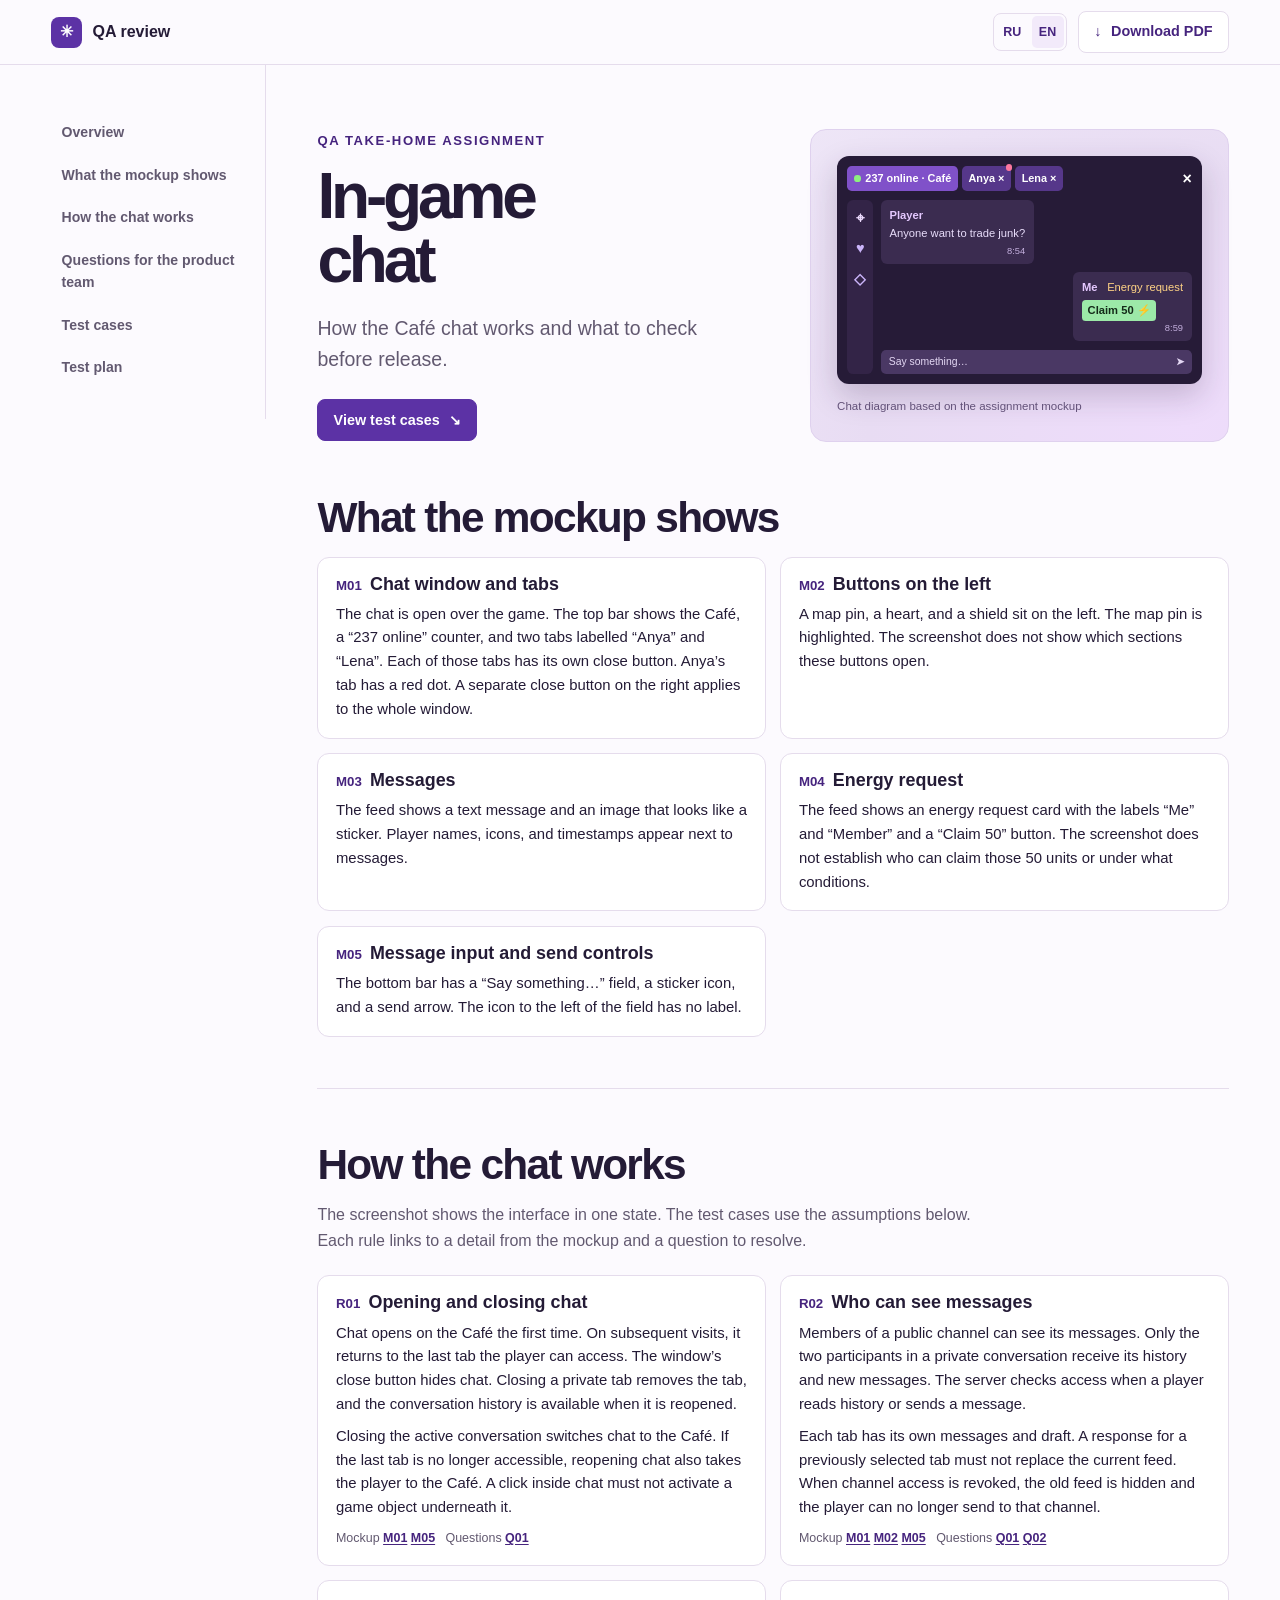
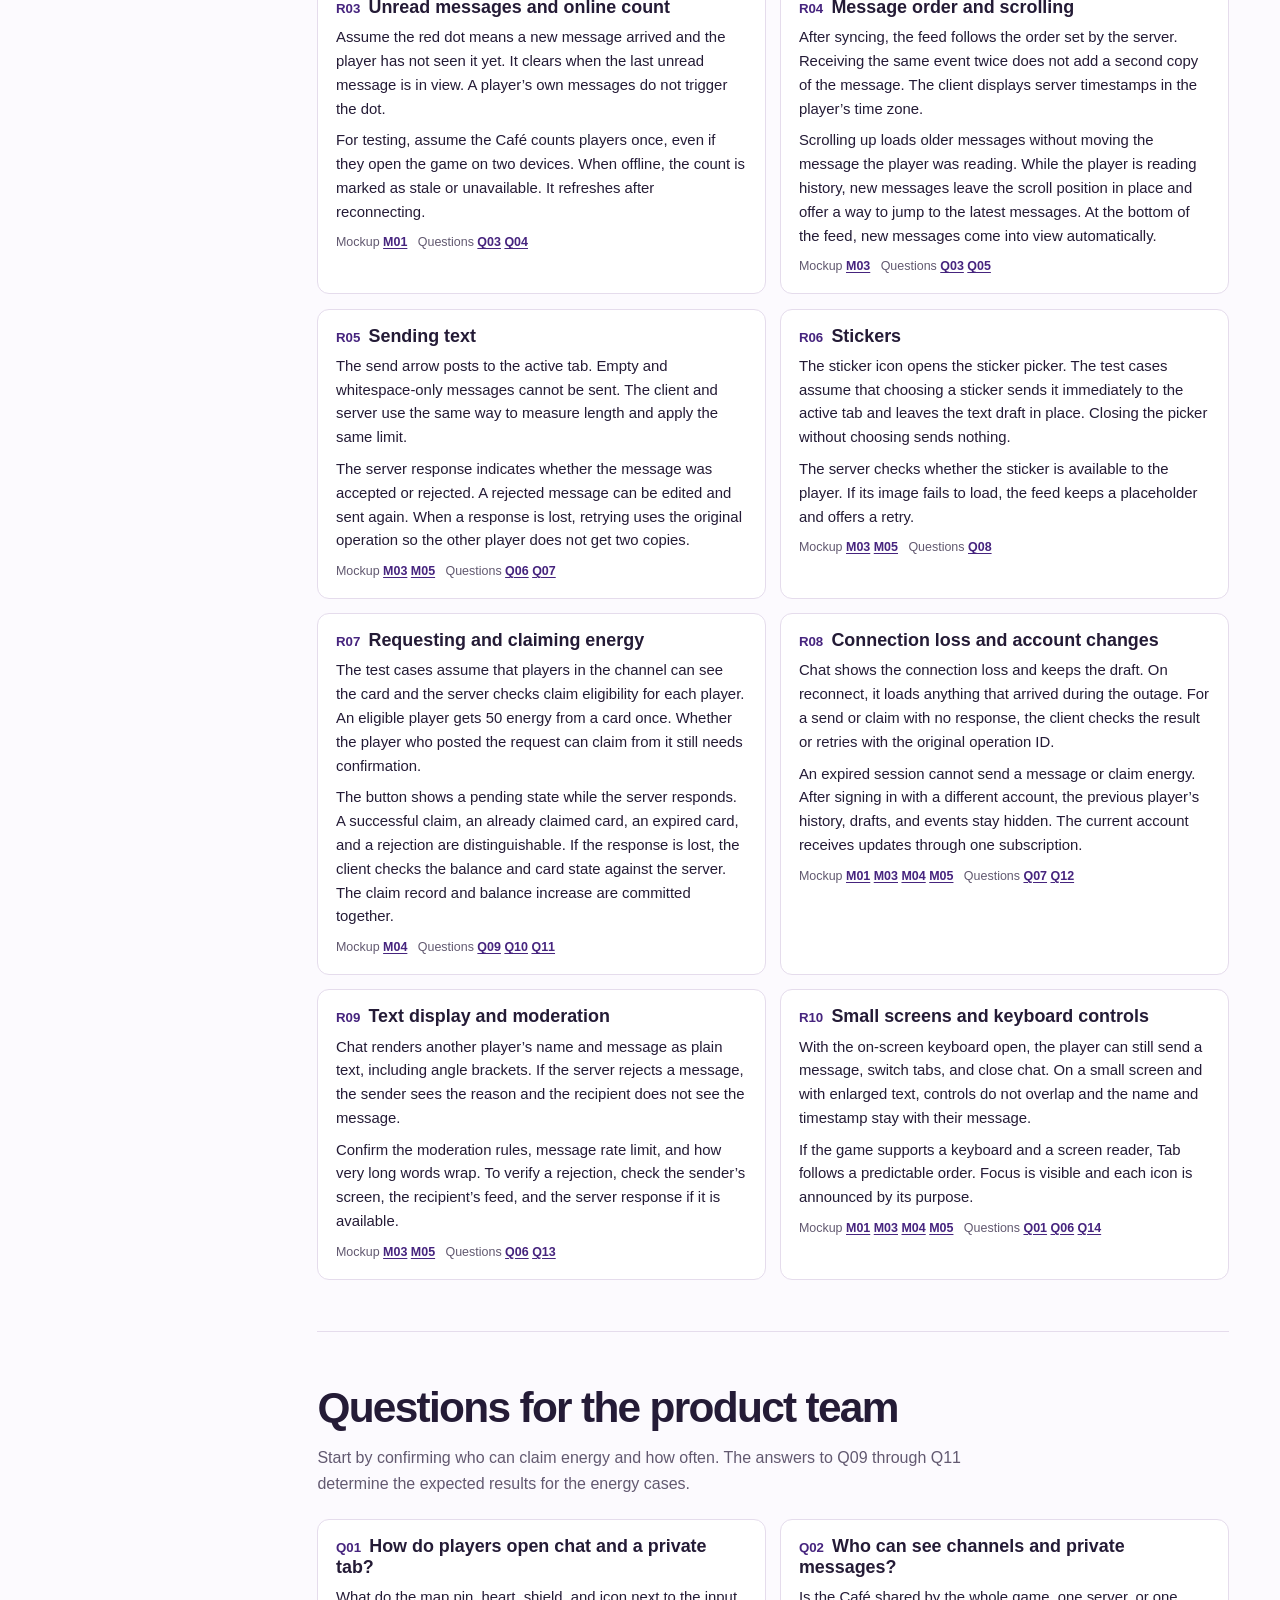
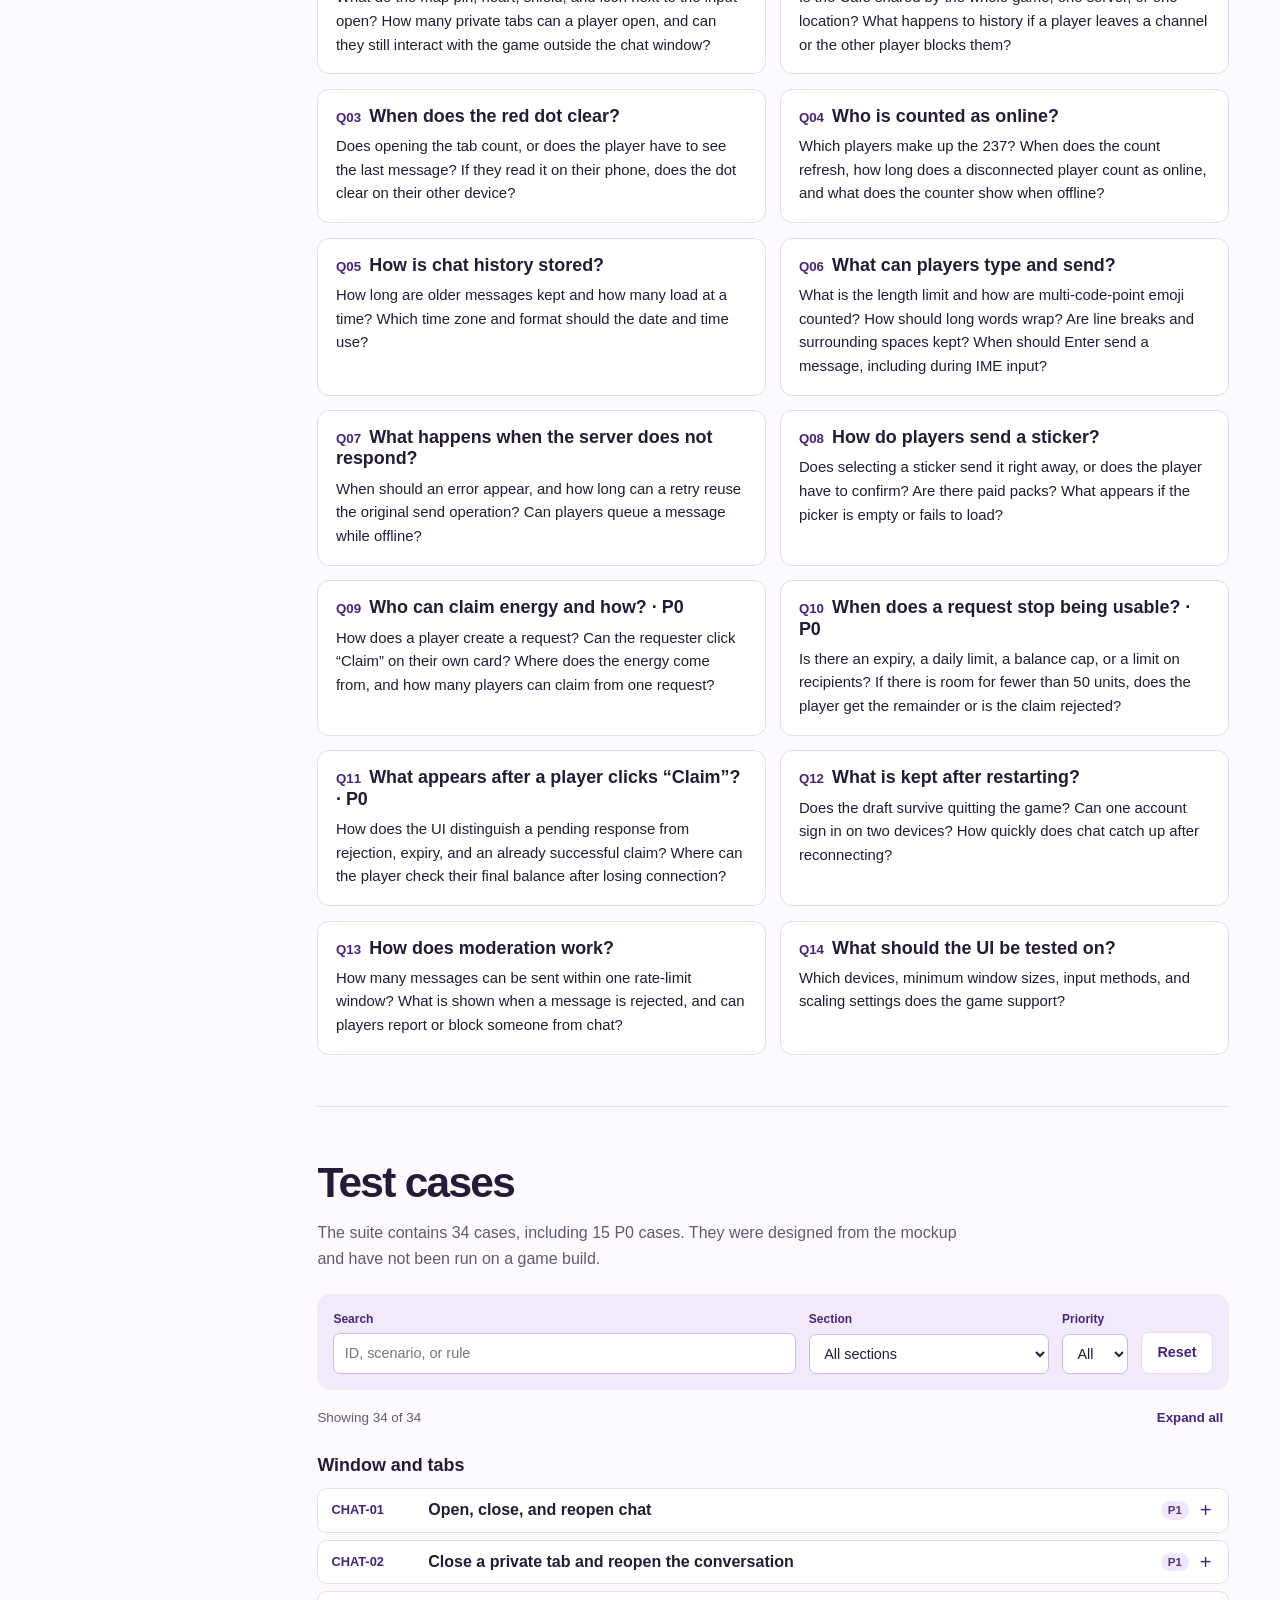
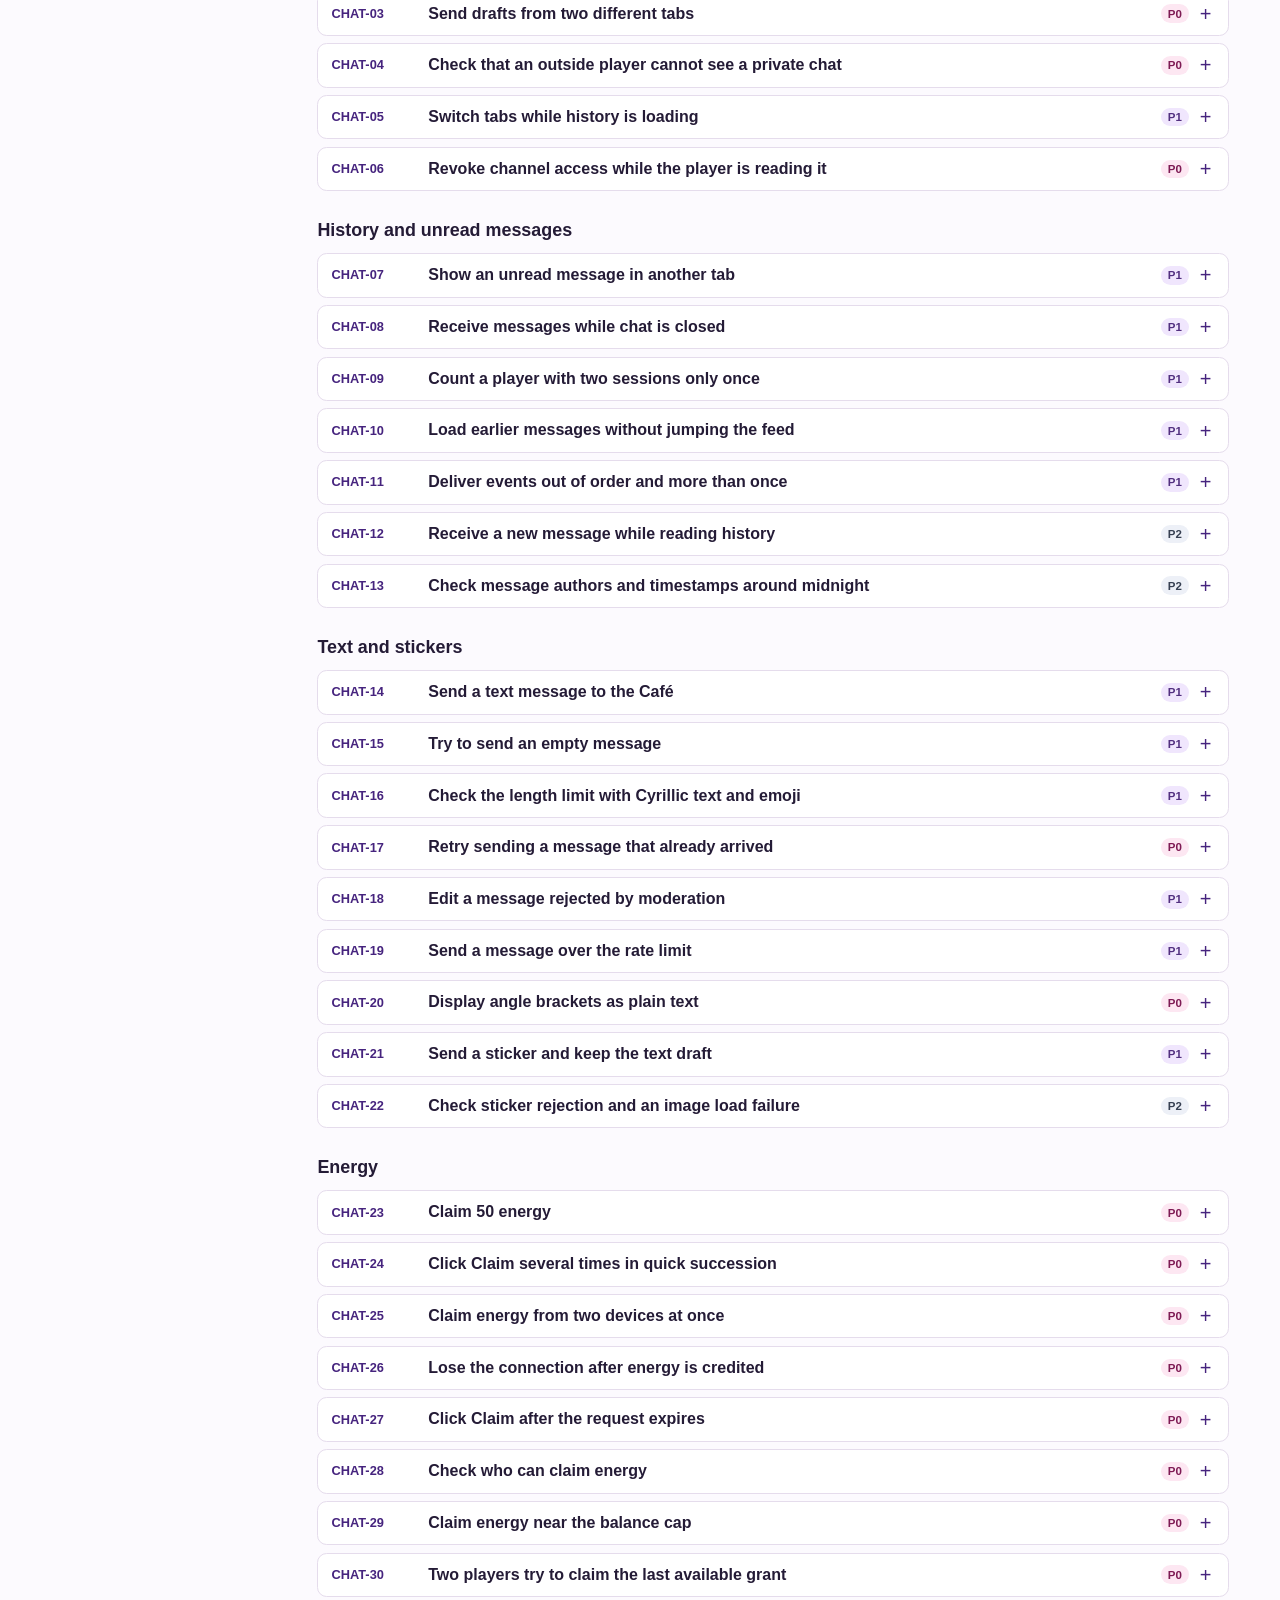
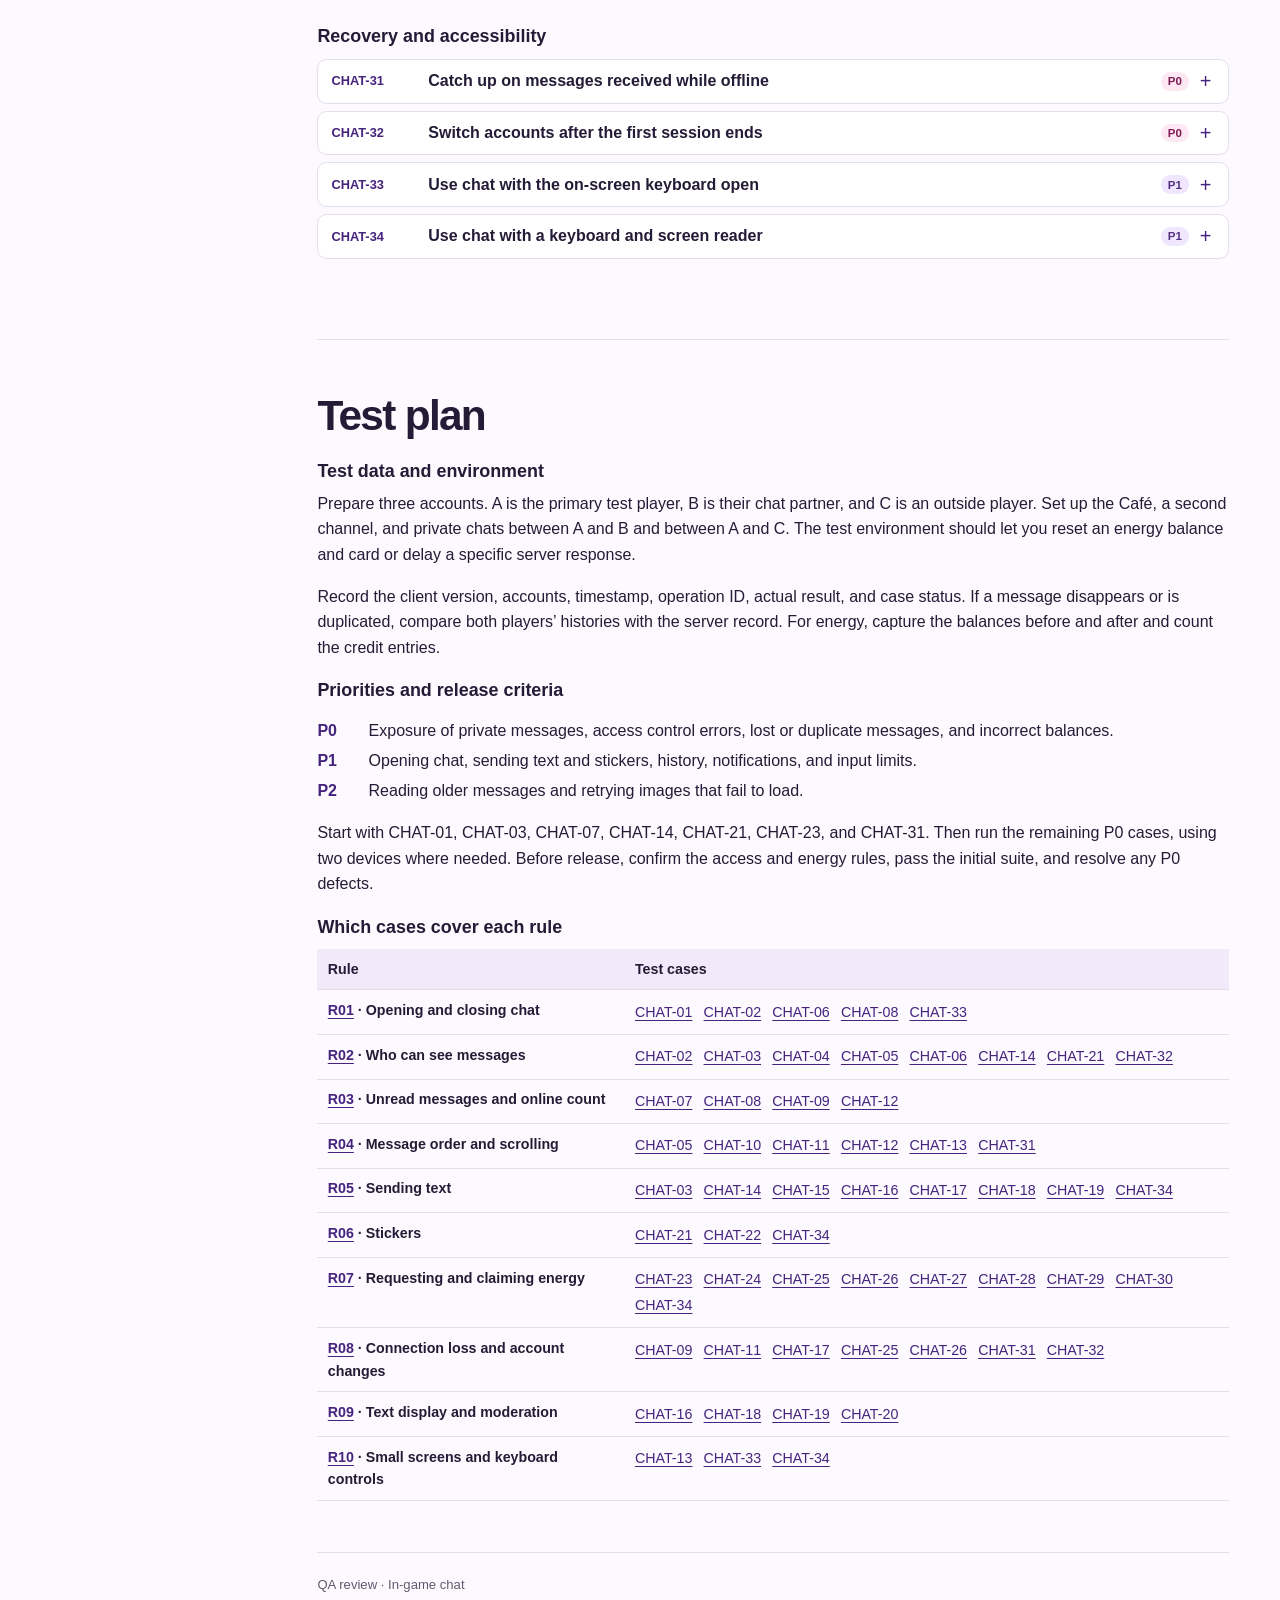
<file: docs/en/index.html>
<!doctype html>
<html lang="en">
<head>
  <meta charset="utf-8">
  <meta name="viewport" content="width=device-width, initial-scale=1">
  <meta name="description" content="Review of the Café chat mockup and test cases for the proposed behavior.">
  <title>In-game chat - QA review</title>
  <link rel="alternate" hreflang="ru" href="../">
  <link rel="alternate" hreflang="en" href="./">
  <link rel="stylesheet" href="../assets/report.css?v=eefc7ce5c162">
  <script defer src="../assets/report.js?v=a044bde27d81"></script>
</head>
<body>
  <a class="skip-link" href="#main">Skip to content</a>
  <header class="topbar">
    <a class="brand" href="#main"><span aria-hidden="true" class="brand-icon">✳</span> QA review</a>
    <div class="header-actions">
      <nav class="language-switch" aria-label="Report language"><a lang="ru" hreflang="ru" href="../" aria-label="Русский">RU</a><span lang="en" aria-current="page" aria-label="English">EN</span></nav>
      <a class="button export" href="in-game-chat-qa-en.pdf" download><span aria-hidden="true">↓</span> Download PDF</a>
    </div>
  </header>
  <div class="layout">
    <aside class="sidebar">
      <nav aria-label="Contents">
        <a href="#main">Overview</a>
        <a href="#observations">What the mockup shows</a>
        <a href="#contracts">How the chat works</a>
        <a href="#questions">Questions for the product team</a>
        <a href="#cases">Test cases</a>
        <a href="#coverage">Test plan</a>
      </nav>
    </aside>
    <main id="main" tabindex="-1">
      <section class="hero" aria-labelledby="title">
        <div>
          <p class="eyebrow">QA take-home assignment</p>
          <h1 id="title">In-game<br>chat</h1>
          <p class="lead">How the Café chat works and what to check before release.</p>
          <a class="button primary" href="#cases">View test cases <span aria-hidden="true">↘</span></a>
        </div>
        <figure class="mockup">
          <div class="mock-window" aria-hidden="true">
            <div class="mock-tabs"><span><i></i>237 online · Café</span><span>Anya <b>×</b></span><span>Lena <b>×</b></span><strong>×</strong></div>
            <div class="mock-body">
              <div class="mock-rail"><b>⌖</b><b>♥</b><b>◇</b></div>
              <div class="mock-thread">
                <div class="bubble"><b>Player</b><p>Anyone want to trade junk?</p><small>8:54</small></div>
                <div class="bubble energy"><b>Me</b><span>Energy request</span><strong>Claim 50 ⚡</strong><small>8:59</small></div>
                <div class="mock-input"><span>Say something…</span><b>➤</b></div>
              </div>
            </div>
          </div>
          <figcaption>Chat diagram based on the assignment mockup</figcaption>
        </figure>
      </section>
      <section id="observations" class="report-section">
        <h2>What the mockup shows</h2>
        <div class="observations"><article id="M01" class="card"><h3><span>M01</span> Chat window and tabs</h3><p>The chat is open over the game. The top bar shows the Café, a “237 online” counter, and two tabs labelled “Anya” and “Lena”. Each of those tabs has its own close button. Anya’s tab has a red dot. A separate close button on the right applies to the whole window.</p></article>
<article id="M02" class="card"><h3><span>M02</span> Buttons on the left</h3><p>A map pin, a heart, and a shield sit on the left. The map pin is highlighted. The screenshot does not show which sections these buttons open.</p></article>
<article id="M03" class="card"><h3><span>M03</span> Messages</h3><p>The feed shows a text message and an image that looks like a sticker. Player names, icons, and timestamps appear next to messages.</p></article>
<article id="M04" class="card"><h3><span>M04</span> Energy request</h3><p>The feed shows an energy request card with the labels “Me” and “Member” and a “Claim 50” button. The screenshot does not establish who can claim those 50 units or under what conditions.</p></article>
<article id="M05" class="card"><h3><span>M05</span> Message input and send controls</h3><p>The bottom bar has a “Say something…” field, a sticker icon, and a send arrow. The icon to the left of the field has no label.</p></article></div>
      </section>
      <section id="contracts" class="report-section">
        <h2>How the chat works</h2>
        <p class="intro">The screenshot shows the interface in one state. The test cases use the assumptions below. Each rule links to a detail from the mockup and a question to resolve.</p>
        <div class="rules"><article id="R01" class="card"><h3><span>R01</span> Opening and closing chat</h3><p>Chat opens on the Café the first time. On subsequent visits, it returns to the last tab the player can access. The window’s close button hides chat. Closing a private tab removes the tab, and the conversation history is available when it is reopened.</p><p>Closing the active conversation switches chat to the Café. If the last tab is no longer accessible, reopening chat also takes the player to the Café. A click inside chat must not activate a game object underneath it.</p><div class="references">Mockup <a href="#M01">M01</a> <a href="#M05">M05</a> &nbsp; Questions <a href="#Q01">Q01</a></div></article>
<article id="R02" class="card"><h3><span>R02</span> Who can see messages</h3><p>Members of a public channel can see its messages. Only the two participants in a private conversation receive its history and new messages. The server checks access when a player reads history or sends a message.</p><p>Each tab has its own messages and draft. A response for a previously selected tab must not replace the current feed. When channel access is revoked, the old feed is hidden and the player can no longer send to that channel.</p><div class="references">Mockup <a href="#M01">M01</a> <a href="#M02">M02</a> <a href="#M05">M05</a> &nbsp; Questions <a href="#Q01">Q01</a> <a href="#Q02">Q02</a></div></article>
<article id="R03" class="card"><h3><span>R03</span> Unread messages and online count</h3><p>Assume the red dot means a new message arrived and the player has not seen it yet. It clears when the last unread message is in view. A player’s own messages do not trigger the dot.</p><p>For testing, assume the Café counts players once, even if they open the game on two devices. When offline, the count is marked as stale or unavailable. It refreshes after reconnecting.</p><div class="references">Mockup <a href="#M01">M01</a> &nbsp; Questions <a href="#Q03">Q03</a> <a href="#Q04">Q04</a></div></article>
<article id="R04" class="card"><h3><span>R04</span> Message order and scrolling</h3><p>After syncing, the feed follows the order set by the server. Receiving the same event twice does not add a second copy of the message. The client displays server timestamps in the player’s time zone.</p><p>Scrolling up loads older messages without moving the message the player was reading. While the player is reading history, new messages leave the scroll position in place and offer a way to jump to the latest messages. At the bottom of the feed, new messages come into view automatically.</p><div class="references">Mockup <a href="#M03">M03</a> &nbsp; Questions <a href="#Q03">Q03</a> <a href="#Q05">Q05</a></div></article>
<article id="R05" class="card"><h3><span>R05</span> Sending text</h3><p>The send arrow posts to the active tab. Empty and whitespace-only messages cannot be sent. The client and server use the same way to measure length and apply the same limit.</p><p>The server response indicates whether the message was accepted or rejected. A rejected message can be edited and sent again. When a response is lost, retrying uses the original operation so the other player does not get two copies.</p><div class="references">Mockup <a href="#M03">M03</a> <a href="#M05">M05</a> &nbsp; Questions <a href="#Q06">Q06</a> <a href="#Q07">Q07</a></div></article>
<article id="R06" class="card"><h3><span>R06</span> Stickers</h3><p>The sticker icon opens the sticker picker. The test cases assume that choosing a sticker sends it immediately to the active tab and leaves the text draft in place. Closing the picker without choosing sends nothing.</p><p>The server checks whether the sticker is available to the player. If its image fails to load, the feed keeps a placeholder and offers a retry.</p><div class="references">Mockup <a href="#M03">M03</a> <a href="#M05">M05</a> &nbsp; Questions <a href="#Q08">Q08</a></div></article>
<article id="R07" class="card"><h3><span>R07</span> Requesting and claiming energy</h3><p>The test cases assume that players in the channel can see the card and the server checks claim eligibility for each player. An eligible player gets 50 energy from a card once. Whether the player who posted the request can claim from it still needs confirmation.</p><p>The button shows a pending state while the server responds. A successful claim, an already claimed card, an expired card, and a rejection are distinguishable. If the response is lost, the client checks the balance and card state against the server. The claim record and balance increase are committed together.</p><div class="references">Mockup <a href="#M04">M04</a> &nbsp; Questions <a href="#Q09">Q09</a> <a href="#Q10">Q10</a> <a href="#Q11">Q11</a></div></article>
<article id="R08" class="card"><h3><span>R08</span> Connection loss and account changes</h3><p>Chat shows the connection loss and keeps the draft. On reconnect, it loads anything that arrived during the outage. For a send or claim with no response, the client checks the result or retries with the original operation ID.</p><p>An expired session cannot send a message or claim energy. After signing in with a different account, the previous player’s history, drafts, and events stay hidden. The current account receives updates through one subscription.</p><div class="references">Mockup <a href="#M01">M01</a> <a href="#M03">M03</a> <a href="#M04">M04</a> <a href="#M05">M05</a> &nbsp; Questions <a href="#Q07">Q07</a> <a href="#Q12">Q12</a></div></article>
<article id="R09" class="card"><h3><span>R09</span> Text display and moderation</h3><p>Chat renders another player’s name and message as plain text, including angle brackets. If the server rejects a message, the sender sees the reason and the recipient does not see the message.</p><p>Confirm the moderation rules, message rate limit, and how very long words wrap. To verify a rejection, check the sender’s screen, the recipient’s feed, and the server response if it is available.</p><div class="references">Mockup <a href="#M03">M03</a> <a href="#M05">M05</a> &nbsp; Questions <a href="#Q06">Q06</a> <a href="#Q13">Q13</a></div></article>
<article id="R10" class="card"><h3><span>R10</span> Small screens and keyboard controls</h3><p>With the on-screen keyboard open, the player can still send a message, switch tabs, and close chat. On a small screen and with enlarged text, controls do not overlap and the name and timestamp stay with their message.</p><p>If the game supports a keyboard and a screen reader, Tab follows a predictable order. Focus is visible and each icon is announced by its purpose.</p><div class="references">Mockup <a href="#M01">M01</a> <a href="#M03">M03</a> <a href="#M04">M04</a> <a href="#M05">M05</a> &nbsp; Questions <a href="#Q01">Q01</a> <a href="#Q06">Q06</a> <a href="#Q14">Q14</a></div></article></div>
      </section>
      <section id="questions" class="report-section">
        <h2>Questions for the product team</h2>
        <p class="intro">Start by confirming who can claim energy and how often. The answers to Q09 through Q11 determine the expected results for the energy cases.</p>
        <div class="questions"><article id="Q01" class="card"><h3><span>Q01</span> How do players open chat and a private tab?</h3><p>What do the map pin, heart, shield, and icon next to the input open? How many private tabs can a player open, and can they still interact with the game outside the chat window?</p></article>
<article id="Q02" class="card"><h3><span>Q02</span> Who can see channels and private messages?</h3><p>Is the Café shared by the whole game, one server, or one location? What happens to history if a player leaves a channel or the other player blocks them?</p></article>
<article id="Q03" class="card"><h3><span>Q03</span> When does the red dot clear?</h3><p>Does opening the tab count, or does the player have to see the last message? If they read it on their phone, does the dot clear on their other device?</p></article>
<article id="Q04" class="card"><h3><span>Q04</span> Who is counted as online?</h3><p>Which players make up the 237? When does the count refresh, how long does a disconnected player count as online, and what does the counter show when offline?</p></article>
<article id="Q05" class="card"><h3><span>Q05</span> How is chat history stored?</h3><p>How long are older messages kept and how many load at a time? Which time zone and format should the date and time use?</p></article>
<article id="Q06" class="card"><h3><span>Q06</span> What can players type and send?</h3><p>What is the length limit and how are multi-code-point emoji counted? How should long words wrap? Are line breaks and surrounding spaces kept? When should Enter send a message, including during IME input?</p></article>
<article id="Q07" class="card"><h3><span>Q07</span> What happens when the server does not respond?</h3><p>When should an error appear, and how long can a retry reuse the original send operation? Can players queue a message while offline?</p></article>
<article id="Q08" class="card"><h3><span>Q08</span> How do players send a sticker?</h3><p>Does selecting a sticker send it right away, or does the player have to confirm? Are there paid packs? What appears if the picker is empty or fails to load?</p></article>
<article id="Q09" class="card"><h3><span>Q09</span> Who can claim energy and how? · P0</h3><p>How does a player create a request? Can the requester click “Claim” on their own card? Where does the energy come from, and how many players can claim from one request?</p></article>
<article id="Q10" class="card"><h3><span>Q10</span> When does a request stop being usable? · P0</h3><p>Is there an expiry, a daily limit, a balance cap, or a limit on recipients? If there is room for fewer than 50 units, does the player get the remainder or is the claim rejected?</p></article>
<article id="Q11" class="card"><h3><span>Q11</span> What appears after a player clicks “Claim”? · P0</h3><p>How does the UI distinguish a pending response from rejection, expiry, and an already successful claim? Where can the player check their final balance after losing connection?</p></article>
<article id="Q12" class="card"><h3><span>Q12</span> What is kept after restarting?</h3><p>Does the draft survive quitting the game? Can one account sign in on two devices? How quickly does chat catch up after reconnecting?</p></article>
<article id="Q13" class="card"><h3><span>Q13</span> How does moderation work?</h3><p>How many messages can be sent within one rate-limit window? What is shown when a message is rejected, and can players report or block someone from chat?</p></article>
<article id="Q14" class="card"><h3><span>Q14</span> What should the UI be tested on?</h3><p>Which devices, minimum window sizes, input methods, and scaling settings does the game support?</p></article></div>
      </section>
      <section id="cases" class="report-section">
        <h2>Test cases</h2>
        <p class="intro">The suite contains 34 cases, including 15 P0 cases. They were designed from the mockup and have not been run on a game build.</p>
        <div class="filters" hidden>
          <label>Search <input type="search" id="case-search" placeholder="ID, scenario, or rule"></label>
          <label>Section <select id="case-group"><option value="">All sections</option><option value="nav">Window and tabs</option><option value="history">History and unread messages</option><option value="text">Text and stickers</option><option value="energy">Energy</option><option value="recovery">Recovery and accessibility</option></select></label>
          <label>Priority <select id="case-priority"><option value="">All</option><option>P0</option><option>P1</option><option>P2</option></select></label>
          <button class="button" id="case-reset" type="button">Reset</button>
        </div>
        <div class="case-toolbar" hidden>
          <p id="case-count" data-format="Showing {visible} of {total}" role="status" aria-live="polite"></p>
          <button class="text-button" id="case-expand" data-expand="Expand all" data-collapse="Collapse all" type="button">Expand all</button>
        </div>
        <section class="case-group" aria-labelledby="group-nav"><h3 id="group-nav">Window and tabs</h3>
      <details class="case" id="CHAT-01" data-group="nav" data-priority="P1" open>
        <summary>
          <span class="case-id">CHAT-01</span>
          <span class="case-title">Open, close, and reopen chat</span>
          <span class="pill p1">P1</span>
        </summary>
        <div class="case-body">
          <p class="references">Rules <a href="#R01">R01</a></p>
          <dl>
            <div><dt>Preconditions</dt><dd>A is in the game and has never opened chat.</dd></div>
            <div><dt>Steps</dt><dd><ol><li>Open chat.</li><li>Use the window’s close button, then open chat again.</li></ol></dd></div>
            <div><dt>Expected result</dt><dd>The first visit shows the Café feed and message field. The close button hides the window. Reopening shows the same channel without duplicating messages.</dd></div>
          </dl>
        </div>
      </details>

      <details class="case" id="CHAT-02" data-group="nav" data-priority="P1" open>
        <summary>
          <span class="case-id">CHAT-02</span>
          <span class="case-title">Close a private tab and reopen the conversation</span>
          <span class="pill p1">P1</span>
        </summary>
        <div class="case-body">
          <p class="references">Rules <a href="#R01">R01</a> <a href="#R02">R02</a></p>
          <dl>
            <div><dt>Preconditions</dt><dd>A has open conversations with B and C. The conversation with B already contains message m1.</dd></div>
            <div><dt>Steps</dt><dd><ol><li>Open the conversation with B and click the close button on that tab.</li><li>Reopen the conversation with B.</li></ol></dd></div>
            <div><dt>Expected result</dt><dd>Chat stays open and switches to the Café. C’s tab remains open. When A reopens the conversation with B, m1 appears once.</dd></div>
          </dl>
        </div>
      </details>

      <details class="case" id="CHAT-03" data-group="nav" data-priority="P0" open>
        <summary>
          <span class="case-id">CHAT-03</span>
          <span class="case-title">Send drafts from two different tabs</span>
          <span class="pill p0">P0</span>
        </summary>
        <div class="case-body">
          <p class="references">Rules <a href="#R02">R02</a> <a href="#R05">R05</a></p>
          <dl>
            <div><dt>Preconditions</dt><dd>A has the Café and a private conversation with B open. B and C can both read the Café.</dd></div>
            <div><dt>Steps</dt><dd><ol><li>Type “for B only” in the private tab and “for everyone in the Café” in the public channel. Switch tabs and check the draft in each one.</li><li>Send the message from each tab. Check B’s and C’s feeds.</li></ol></dd></div>
            <div><dt>Expected result</dt><dd>Each tab kept its own draft. B sees “for B only” in the private chat and “for everyone in the Café” in the public channel. C sees only the public message.</dd></div>
          </dl>
        </div>
      </details>

      <details class="case" id="CHAT-04" data-group="nav" data-priority="P0" open>
        <summary>
          <span class="case-id">CHAT-04</span>
          <span class="case-title">Check that an outside player cannot see a private chat</span>
          <span class="pill p0">P0</span>
        </summary>
        <div class="case-body">
          <p class="references">Rules <a href="#R02">R02</a></p>
          <dl>
            <div><dt>Preconditions</dt><dd>A and B have a private conversation containing m1. C is signed in under a separate account. The test environment supports separate read and send checks.</dd></div>
            <div><dt>Steps</dt><dd><ol><li>Ask A to message B. Check C’s conversations and incoming events.</li><li>Using C’s session, check how the server handles attempts to read A and B’s conversation history and send a message to it.</li></ol></dd></div>
            <div><dt>Expected result</dt><dd>C sees none of the conversation, its history, or A’s new message. The server rejects both operations from C. No message from C appears in A and B’s conversation.</dd></div>
          </dl>
        </div>
      </details>

      <details class="case" id="CHAT-05" data-group="nav" data-priority="P1" open>
        <summary>
          <span class="case-id">CHAT-05</span>
          <span class="case-title">Switch tabs while history is loading</span>
          <span class="pill p1">P1</span>
        </summary>
        <div class="case-body">
          <p class="references">Rules <a href="#R02">R02</a> <a href="#R04">R04</a></p>
          <dl>
            <div><dt>Preconditions</dt><dd>A has access to two channels with different message histories. The test environment can delay responses.</dd></div>
            <div><dt>Steps</dt><dd><ol><li>Open the first channel and hold its history response.</li><li>Open the second channel. Once its messages are visible, release the delayed response.</li><li>Send a message from the second channel.</li></ol></dd></div>
            <div><dt>Expected result</dt><dd>The second tab stays active. Messages from the first channel do not appear in it. The new message reaches the second channel.</dd></div>
          </dl>
        </div>
      </details>

      <details class="case" id="CHAT-06" data-group="nav" data-priority="P0" open>
        <summary>
          <span class="case-id">CHAT-06</span>
          <span class="case-title">Revoke channel access while the player is reading it</span>
          <span class="pill p0">P0</span>
        </summary>
        <div class="case-body">
          <p class="references">Rules <a href="#R01">R01</a> <a href="#R02">R02</a></p>
          <dl>
            <div><dt>Preconditions</dt><dd>A is reading a restricted channel and has a draft in the message field. B will retain access.</dd></div>
            <div><dt>Steps</dt><dd><ol><li>Remove A from the channel and check whether A can send the draft.</li><li>Close and reopen chat. As B, check whether A’s text appeared.</li></ol></dd></div>
            <div><dt>Expected result</dt><dd>The restricted feed disappears for A. The draft is not posted. Reopening chat takes A to a channel they can access.</dd></div>
          </dl>
        </div>
      </details>
</section>
<section class="case-group" aria-labelledby="group-history"><h3 id="group-history">History and unread messages</h3>
      <details class="case" id="CHAT-07" data-group="history" data-priority="P1" open>
        <summary>
          <span class="case-id">CHAT-07</span>
          <span class="case-title">Show an unread message in another tab</span>
          <span class="pill p1">P1</span>
        </summary>
        <div class="case-body">
          <p class="references">Rules <a href="#R03">R03</a></p>
          <dl>
            <div><dt>Preconditions</dt><dd>A is reading the Café. The private tab with B is open in the background and has no unread messages.</dd></div>
            <div><dt>Steps</dt><dd><ol><li>Send a new message from B to A.</li><li>Check the red dot. Open B’s tab and scroll to the new message.</li></ol></dd></div>
            <div><dt>Expected result</dt><dd>The dot appears on B’s tab. The Café stays active until A switches tabs. The dot clears once the message is in view.</dd></div>
          </dl>
        </div>
      </details>

      <details class="case" id="CHAT-08" data-group="history" data-priority="P1" open>
        <summary>
          <span class="case-id">CHAT-08</span>
          <span class="case-title">Receive messages while chat is closed</span>
          <span class="pill p1">P1</span>
        </summary>
        <div class="case-body">
          <p class="references">Rules <a href="#R01">R01</a> <a href="#R03">R03</a></p>
          <dl>
            <div><dt>Preconditions</dt><dd>A has open conversations with B and C and has read both. The conversation with C is active.</dd></div>
            <div><dt>Steps</dt><dd><ol><li>Close the chat window. Send two messages from B to A.</li><li>Open chat, check the tabs, and scroll to B’s latest message.</li></ol></dd></div>
            <div><dt>Expected result</dt><dd>Chat opens on C’s tab. C’s tab has no dot. B’s dot remains until A sees B’s last message.</dd></div>
          </dl>
        </div>
      </details>

      <details class="case" id="CHAT-09" data-group="history" data-priority="P1" open>
        <summary>
          <span class="case-id">CHAT-09</span>
          <span class="case-title">Count a player with two sessions only once</span>
          <span class="pill p1">P1</span>
        </summary>
        <div class="case-body">
          <p class="references">Rules <a href="#R03">R03</a> <a href="#R08">R08</a></p>
          <dl>
            <div><dt>Preconditions</dt><dd>The number of players in the test channel is known. B can sign in on two devices.</dd></div>
            <div><dt>Steps</dt><dd><ol><li>Connect B’s first session, then the second. Check the count after each sign-in.</li><li>Disconnect the sessions one at a time. Allow for the agreed update delay.</li><li>Disconnect A, then reconnect.</li></ol></dd></div>
            <div><dt>Expected result</dt><dd>B’s first session adds one, and the second leaves the count unchanged. The count returns to its starting value after B leaves the last device. While offline, A sees a stale count. It refreshes after reconnecting.</dd></div>
          </dl>
        </div>
      </details>

      <details class="case" id="CHAT-10" data-group="history" data-priority="P1" open>
        <summary>
          <span class="case-id">CHAT-10</span>
          <span class="case-title">Load earlier messages without jumping the feed</span>
          <span class="pill p1">P1</span>
        </summary>
        <div class="case-body">
          <p class="references">Rules <a href="#R04">R04</a></p>
          <dl>
            <div><dt>Preconditions</dt><dd>The history has at least three pages. Two adjacent responses share one ID. Message m10 is visible near the top of the feed.</dd></div>
            <div><dt>Steps</dt><dd><ol><li>Note where m10 is on screen. Load earlier messages.</li><li>Repeat at the next page boundary and scroll to the beginning of the history.</li></ol></dd></div>
            <div><dt>Expected result</dt><dd>After the first load, m10 stays in place. The shared message is shown once and the order is preserved. Chat stops requesting empty pages at the beginning of the history.</dd></div>
          </dl>
        </div>
      </details>

      <details class="case" id="CHAT-11" data-group="history" data-priority="P1" open>
        <summary>
          <span class="case-id">CHAT-11</span>
          <span class="case-title">Deliver events out of order and more than once</span>
          <span class="pill p1">P1</span>
        </summary>
        <div class="case-body">
          <p class="references">Rules <a href="#R04">R04</a> <a href="#R08">R08</a></p>
          <dl>
            <div><dt>Preconditions</dt><dd>The server orders the messages m1, m2, m3. The test environment can change their delivery order.</dd></div>
            <div><dt>Steps</dt><dd><ol><li>Deliver m1, then m3, then m2 twice.</li><li>Wait for sync and reopen the tab.</li></ol></dd></div>
            <div><dt>Expected result</dt><dd>The feed contains three messages in the order m1, m2, m3. Reopening the tab preserves the count and order.</dd></div>
          </dl>
        </div>
      </details>

      <details class="case" id="CHAT-12" data-group="history" data-priority="P2" open>
        <summary>
          <span class="case-id">CHAT-12</span>
          <span class="case-title">Receive a new message while reading history</span>
          <span class="pill p2">P2</span>
        </summary>
        <div class="case-body">
          <p class="references">Rules <a href="#R03">R03</a> <a href="#R04">R04</a></p>
          <dl>
            <div><dt>Preconditions</dt><dd>A has scrolled up in the conversation with B to read older messages.</dd></div>
            <div><dt>Steps</dt><dd><ol><li>Send a new message from B and check the position of A’s feed.</li><li>Jump to the latest messages and ask B to send another message.</li></ol></dd></div>
            <div><dt>Expected result</dt><dd>The first message does not move the part A was reading. Jumping to the latest messages brings it into view. With A already at the bottom, the next message appears immediately.</dd></div>
          </dl>
        </div>
      </details>

      <details class="case" id="CHAT-13" data-group="history" data-priority="P2" open>
        <summary>
          <span class="case-id">CHAT-13</span>
          <span class="case-title">Check message authors and timestamps around midnight</span>
          <span class="pill p2">P2</span>
        </summary>
        <div class="case-body">
          <p class="references">Rules <a href="#R04">R04</a> <a href="#R10">R10</a></p>
          <dl>
            <div><dt>Preconditions</dt><dd>A has a configured time zone. Two players sent messages before and after midnight in that zone.</dd></div>
            <div><dt>Steps</dt><dd><ol><li>Compare each message’s author, icon, and timestamp with the test data.</li><li>Change the time zone and refresh the feed.</li></ol></dd></div>
            <div><dt>Expected result</dt><dd>Dates and times reflect the selected zone and agreed format. The names and icons are assigned to the right messages. The server order is unchanged.</dd></div>
          </dl>
        </div>
      </details>
</section>
<section class="case-group" aria-labelledby="group-text"><h3 id="group-text">Text and stickers</h3>
      <details class="case" id="CHAT-14" data-group="text" data-priority="P1" open>
        <summary>
          <span class="case-id">CHAT-14</span>
          <span class="case-title">Send a text message to the Café</span>
          <span class="pill p1">P1</span>
        </summary>
        <div class="case-body">
          <p class="references">Rules <a href="#R02">R02</a> <a href="#R05">R05</a></p>
          <dl>
            <div><dt>Preconditions</dt><dd>A and B are in the Café. C is in another channel. The connection is stable.</dd></div>
            <div><dt>Steps</dt><dd><ol><li>As A, use the arrow to send “Hi, Café! 🙂”.</li><li>Compare the feeds for A, B, and C. Reopen chat as A.</li></ol></dd></div>
            <div><dt>Expected result</dt><dd>A sees one confirmed message and an empty input field. B sees one copy with A’s name. C does not see it. Reopening chat does not add another copy for A.</dd></div>
          </dl>
        </div>
      </details>

      <details class="case" id="CHAT-15" data-group="text" data-priority="P1" open>
        <summary>
          <span class="case-id">CHAT-15</span>
          <span class="case-title">Try to send an empty message</span>
          <span class="pill p1">P1</span>
        </summary>
        <div class="case-body">
          <p class="references">Rules <a href="#R05">R05</a></p>
          <dl>
            <div><dt>Preconditions</dt><dd>A has opened the Café. B can see the channel. The test environment can show whether a send request was issued.</dd></div>
            <div><dt>Steps</dt><dd><ol><li>Test an empty field, spaces only, tabs only, and line breaks only.</li><li>In each case, click the arrow if it is available and check whether a send request was issued.</li></ol></dd></div>
            <div><dt>Expected result</dt><dd>The send action is disabled or the field shows a validation error. No request is issued and neither feed contains a blank message.</dd></div>
          </dl>
        </div>
      </details>

      <details class="case" id="CHAT-16" data-group="text" data-priority="P1" open>
        <summary>
          <span class="case-id">CHAT-16</span>
          <span class="case-title">Check the length limit with Cyrillic text and emoji</span>
          <span class="pill p1">P1</span>
        </summary>
        <div class="case-body">
          <p class="references">Rules <a href="#R05">R05</a> <a href="#R09">R09</a></p>
          <dl>
            <div><dt>Preconditions</dt><dd>The limit L and the counting method are known. Test strings of length L−1, L, and L+1 include Cyrillic and multi-code-point emoji.</dd></div>
            <div><dt>Steps</dt><dd><ol><li>Try to enter and send each string.</li><li>Compare client behavior with a separate check of server validation.</li></ol></dd></div>
            <div><dt>Expected result</dt><dd>The L−1 and L strings are sent in full. L+1 does not create a message. The client and server count the length the same way.</dd></div>
          </dl>
        </div>
      </details>

      <details class="case" id="CHAT-17" data-group="text" data-priority="P0" open>
        <summary>
          <span class="case-id">CHAT-17</span>
          <span class="case-title">Retry sending a message that already arrived</span>
          <span class="pill p0">P0</span>
        </summary>
        <div class="case-body">
          <p class="references">Rules <a href="#R05">R05</a> <a href="#R08">R08</a></p>
          <dl>
            <div><dt>Preconditions</dt><dd>A and B are in one channel. The test environment records the message but withholds the response until the client times out.</dd></div>
            <div><dt>Steps</dt><dd><ol><li>Send “duplicate check”. Verify that B received it.</li><li>After the timeout, click Retry. Reopen the feed for A and B.</li></ol></dd></div>
            <div><dt>Expected result</dt><dd>A’s original message becomes confirmed. B still sees one copy. The server ties the retry to the original send and stores one message ID.</dd></div>
          </dl>
        </div>
      </details>

      <details class="case" id="CHAT-18" data-group="text" data-priority="P1" open>
        <summary>
          <span class="case-id">CHAT-18</span>
          <span class="case-title">Edit a message rejected by moderation</span>
          <span class="pill p1">P1</span>
        </summary>
        <div class="case-body">
          <p class="references">Rules <a href="#R05">R05</a> <a href="#R09">R09</a></p>
          <dl>
            <div><dt>Preconditions</dt><dd>A test phrase is blocked in the test environment. B is reading the channel.</dd></div>
            <div><dt>Steps</dt><dd><ol><li>Send the blocked phrase and check the error.</li><li>Edit the text and send it again.</li></ol></dd></div>
            <div><dt>Expected result</dt><dd>A sees the reason for rejection and can edit the text. B never sees the blocked phrase. The corrected message appears once for B.</dd></div>
          </dl>
        </div>
      </details>

      <details class="case" id="CHAT-19" data-group="text" data-priority="P1" open>
        <summary>
          <span class="case-id">CHAT-19</span>
          <span class="case-title">Send a message over the rate limit</span>
          <span class="pill p1">P1</span>
        </summary>
        <div class="case-body">
          <p class="references">Rules <a href="#R05">R05</a> <a href="#R09">R09</a></p>
          <dl>
            <div><dt>Preconditions</dt><dd>The limit is N messages per interval T. A has not sent anything in the current interval.</dd></div>
            <div><dt>Steps</dt><dd><ol><li>Send N valid messages and immediately try one more.</li><li>Wait for the limit to reset and send another message.</li></ol></dd></div>
            <div><dt>Expected result</dt><dd>B receives the first N messages. The extra message does not appear and A sees a warning. The next send succeeds once the limit resets.</dd></div>
          </dl>
        </div>
      </details>

      <details class="case" id="CHAT-20" data-group="text" data-priority="P0" open>
        <summary>
          <span class="case-id">CHAT-20</span>
          <span class="case-title">Display angle brackets as plain text</span>
          <span class="pill p0">P0</span>
        </summary>
        <div class="case-body">
          <p class="references">Rules <a href="#R09">R09</a></p>
          <dl>
            <div><dt>Preconditions</dt><dd>A and B are in a test channel. The text “&lt;b&gt;QA&lt;/b&gt; &amp; ‘test’” is allowed by moderation.</dd></div>
            <div><dt>Steps</dt><dd><ol><li>Send the string from A and open it as B.</li><li>Refresh B’s history and compare the text again.</li></ol></dd></div>
            <div><dt>Expected result</dt><dd>B sees the original characters, including angle brackets. The tags do not make QA bold. Neighboring messages and controls look and work as before.</dd></div>
          </dl>
        </div>
      </details>

      <details class="case" id="CHAT-21" data-group="text" data-priority="P1" open>
        <summary>
          <span class="case-id">CHAT-21</span>
          <span class="case-title">Send a sticker and keep the text draft</span>
          <span class="pill p1">P1</span>
        </summary>
        <div class="case-body">
          <p class="references">Rules <a href="#R02">R02</a> <a href="#R06">R06</a></p>
          <dl>
            <div><dt>Preconditions</dt><dd>A has typed a draft in B’s private tab. A sticker is available. C is reading the public chat.</dd></div>
            <div><dt>Steps</dt><dd><ol><li>Open and close the picker without selecting a sticker.</li><li>Reopen the picker and select an available sticker.</li></ol></dd></div>
            <div><dt>Expected result</dt><dd>Closing the picker sends nothing. Selecting the sticker adds one copy to each of A’s and B’s private feeds. C does not see it. A’s draft is still in the field.</dd></div>
          </dl>
        </div>
      </details>

      <details class="case" id="CHAT-22" data-group="text" data-priority="P2" open>
        <summary>
          <span class="case-id">CHAT-22</span>
          <span class="case-title">Check sticker rejection and an image load failure</span>
          <span class="pill p2">P2</span>
        </summary>
        <div class="case-body">
          <p class="references">Rules <a href="#R06">R06</a></p>
          <dl>
            <div><dt>Preconditions</dt><dd>The test environment can revoke access to one sticker and separately break image loading for a second sticker.</dd></div>
            <div><dt>Steps</dt><dd><ol><li>After opening the picker, revoke access to the first sticker and try to send it.</li><li>Send the second sticker. Check the load failure as B, restore the image, and retry loading.</li></ol></dd></div>
            <div><dt>Expected result</dt><dd>The first sticker does not reach B and A sees a rejection. B sees a placeholder for the second sticker without a scroll jump. After retrying, the image appears in the same message.</dd></div>
          </dl>
        </div>
      </details>
</section>
<section class="case-group" aria-labelledby="group-energy"><h3 id="group-energy">Energy</h3>
      <details class="case" id="CHAT-23" data-group="energy" data-priority="P0" open>
        <summary>
          <span class="case-id">CHAT-23</span>
          <span class="case-title">Claim 50 energy</span>
          <span class="pill p0">P0</span>
        </summary>
        <div class="case-body">
          <p class="references">Rules <a href="#R07">R07</a></p>
          <dl>
            <div><dt>Preconditions</dt><dd>A can claim energy from card r1. A’s balance is 120, the cap is at least 170, and no other balance changes are expected.</dd></div>
            <div><dt>Steps</dt><dd><ol><li>Click “Claim 50”. Check the card and balance against the test environment.</li><li>Close and reopen chat.</li></ol></dd></div>
            <div><dt>Expected result</dt><dd>After the pending state, the card shows a successful claim. The balance is 170. There is one +50 entry for A and r1. The button cannot be used after reopening chat.</dd></div>
          </dl>
        </div>
      </details>

      <details class="case" id="CHAT-24" data-group="energy" data-priority="P0" open>
        <summary>
          <span class="case-id">CHAT-24</span>
          <span class="case-title">Click Claim several times in quick succession</span>
          <span class="pill p0">P0</span>
        </summary>
        <div class="case-body">
          <p class="references">Rules <a href="#R07">R07</a></p>
          <dl>
            <div><dt>Preconditions</dt><dd>A has access to card r1 and has 120 energy. The cap is at least 170. The server response is delayed.</dd></div>
            <div><dt>Steps</dt><dd><ol><li>Click the button several times quickly.</li><li>Wait for the response, reopen chat, and check the balance and credit entries.</li></ol></dd></div>
            <div><dt>Expected result</dt><dd>The button is disabled while the server responds. The final balance is 170 with one credit entry. A cannot claim from r1 a second time.</dd></div>
          </dl>
        </div>
      </details>

      <details class="case" id="CHAT-25" data-group="energy" data-priority="P0" open>
        <summary>
          <span class="case-id">CHAT-25</span>
          <span class="case-title">Claim energy from two devices at once</span>
          <span class="pill p0">P0</span>
        </summary>
        <div class="case-body">
          <p class="references">Rules <a href="#R07">R07</a> <a href="#R08">R08</a></p>
          <dl>
            <div><dt>Preconditions</dt><dd>A is signed in to the same account on two devices. Card r1 appears on both. The balance is 120 and the cap is at least 170.</dd></div>
            <div><dt>Steps</dt><dd><ol><li>Click “Claim” on both devices before the first response arrives.</li><li>Wait for both screens to update. Check the balance and credit history.</li></ol></dd></div>
            <div><dt>Expected result</dt><dd>The final balance is 170 with one +50 entry. Both devices show that the energy from r1 has already been claimed.</dd></div>
          </dl>
        </div>
      </details>

      <details class="case" id="CHAT-26" data-group="energy" data-priority="P0" open>
        <summary>
          <span class="case-id">CHAT-26</span>
          <span class="case-title">Lose the connection after energy is credited</span>
          <span class="pill p0">P0</span>
        </summary>
        <div class="case-body">
          <p class="references">Rules <a href="#R07">R07</a> <a href="#R08">R08</a></p>
          <dl>
            <div><dt>Preconditions</dt><dd>A can claim r1 and has 120 energy. The cap is at least 170. The test environment can interrupt the connection after recording the credit.</dd></div>
            <div><dt>Steps</dt><dd><ol><li>Click “Claim 50” and cut the connection after the credit is recorded but before the response reaches the client.</li><li>Reconnect. If chat offers a retry, use it. Check r1 and the balance.</li></ol></dd></div>
            <div><dt>Expected result</dt><dd>While the result is unknown, chat does not show a false success or final rejection. After checking with the server, r1 is shown as claimed. The balance is 170 with one +50 entry.</dd></div>
          </dl>
        </div>
      </details>

      <details class="case" id="CHAT-27" data-group="energy" data-priority="P0" open>
        <summary>
          <span class="case-id">CHAT-27</span>
          <span class="case-title">Click Claim after the request expires</span>
          <span class="pill p0">P0</span>
        </summary>
        <div class="case-body">
          <p class="references">Rules <a href="#R07">R07</a></p>
          <dl>
            <div><dt>Preconditions</dt><dd>Card r1 has an expiry. A can see it and has a balance of 120. The test environment can advance the server clock.</dd></div>
            <div><dt>Steps</dt><dd><ol><li>Advance the server clock past r1’s expiry.</li><li>Try to claim from the screen before it refreshes, then refresh chat.</li></ol></dd></div>
            <div><dt>Expected result</dt><dd>The server rejects the expired claim. The balance remains 120 and no +50 entry is created. After refreshing, the card is marked expired or hidden, according to the agreed rule.</dd></div>
          </dl>
        </div>
      </details>

      <details class="case" id="CHAT-28" data-group="energy" data-priority="P0" open>
        <summary>
          <span class="case-id">CHAT-28</span>
          <span class="case-title">Check who can claim energy</span>
          <span class="pill p0">P0</span>
        </summary>
        <div class="case-body">
          <p class="references">Rules <a href="#R07">R07</a></p>
          <dl>
            <div><dt>Preconditions</dt><dd>One test player cannot see r1. A second can see it but cannot claim. Add a separate check for the requester once Q09 is answered.</dd></div>
            <div><dt>Steps</dt><dd><ol><li>As each player, check whether the card and button appear.</li><li>Use the test environment to check that the server rejects a claim from each session.</li></ol></dd></div>
            <div><dt>Expected result</dt><dd>The first player does not see the card. The second has no enabled claim button. The server makes no balance changes or credit entries for either player.</dd></div>
          </dl>
        </div>
      </details>

      <details class="case" id="CHAT-29" data-group="energy" data-priority="P0" open>
        <summary>
          <span class="case-id">CHAT-29</span>
          <span class="case-title">Claim energy near the balance cap</span>
          <span class="pill p0">P0</span>
        </summary>
        <div class="case-body">
          <p class="references">Rules <a href="#R07">R07</a></p>
          <dl>
            <div><dt>Preconditions</dt><dd>The balance cap C is known. The card grants 50 energy. This case assumes no partial grants until Q10 is resolved.</dd></div>
            <div><dt>Steps</dt><dd><ol><li>Set the balance to C−50, C−49, and C in separate runs. Open a new card each time and click “Claim”.</li><li>Check the balance, card state, and credit history.</li></ol></dd></div>
            <div><dt>Expected result</dt><dd>Starting at C−50 brings the balance to C with one +50 entry. Starting at C−49 or C leaves the balance unchanged with no credit. The card is not marked as claimed, and the player sees the reason.</dd></div>
          </dl>
        </div>
      </details>

      <details class="case" id="CHAT-30" data-group="energy" data-priority="P0" open>
        <summary>
          <span class="case-id">CHAT-30</span>
          <span class="case-title">Two players try to claim the last available grant</span>
          <span class="pill p0">P0</span>
        </summary>
        <div class="case-body">
          <p class="references">Rules <a href="#R07">R07</a></p>
          <dl>
            <div><dt>Preconditions</dt><dd>This case applies if a request has a shared recipient limit. One claim remains on r1. A and B are both eligible.</dd></div>
            <div><dt>Steps</dt><dd><ol><li>Click “Claim” as A and B at the same time.</li><li>Check the responses, both balances, and the number of claims remaining.</li></ol></dd></div>
            <div><dt>Expected result</dt><dd>One player receives +50. The other is told that no claims are left and their balance is unchanged. The remaining count is zero and there is one credit entry.</dd></div>
          </dl>
        </div>
      </details>
</section>
<section class="case-group" aria-labelledby="group-recovery"><h3 id="group-recovery">Recovery and accessibility</h3>
      <details class="case" id="CHAT-31" data-group="recovery" data-priority="P0" open>
        <summary>
          <span class="case-id">CHAT-31</span>
          <span class="case-title">Catch up on messages received while offline</span>
          <span class="pill p0">P0</span>
        </summary>
        <div class="case-body">
          <p class="references">Rules <a href="#R04">R04</a> <a href="#R08">R08</a></p>
          <dl>
            <div><dt>Preconditions</dt><dd>A is reading the Café and has typed “later” in the message field. B and C are also in the Café.</dd></div>
            <div><dt>Steps</dt><dd><ol><li>Disconnect A. Send one message each from B and C.</li><li>Reconnect A. Once synced, compare A’s feed with B’s. Switch to another tab and back.</li></ol></dd></div>
            <div><dt>Expected result</dt><dd>During the outage, the connection status is visible and the draft stays in the field. Both messages appear for A in the original order without duplicates. The draft still reads “later”.</dd></div>
          </dl>
        </div>
      </details>

      <details class="case" id="CHAT-32" data-group="recovery" data-priority="P0" open>
        <summary>
          <span class="case-id">CHAT-32</span>
          <span class="case-title">Switch accounts after the first session ends</span>
          <span class="pill p0">P0</span>
        </summary>
        <div class="case-body">
          <p class="references">Rules <a href="#R02">R02</a> <a href="#R08">R08</a></p>
          <dl>
            <div><dt>Preconditions</dt><dd>A has a private conversation with B and a draft. C can sign in on the same device. The test environment can end A’s session.</dd></div>
            <div><dt>Steps</dt><dd><ol><li>End A’s session on the server and try to send from the old window.</li><li>Sign in as C and open chat. Ask B to send a new message to A.</li></ol></dd></div>
            <div><dt>Expected result</dt><dd>A’s send is rejected and does not appear for B. C sees none of A’s tabs, history, or draft. The new message from B to A is also hidden from C.</dd></div>
          </dl>
        </div>
      </details>

      <details class="case" id="CHAT-33" data-group="recovery" data-priority="P1" open>
        <summary>
          <span class="case-id">CHAT-33</span>
          <span class="case-title">Use chat with the on-screen keyboard open</span>
          <span class="pill p1">P1</span>
        </summary>
        <div class="case-body">
          <p class="references">Rules <a href="#R01">R01</a> <a href="#R10">R10</a></p>
          <dl>
            <div><dt>Preconditions</dt><dd>Text is enlarged on the smallest supported screen. A game object sits under the chat input.</dd></div>
            <div><dt>Steps</dt><dd><ol><li>Open chat and bring up the keyboard, then send a message.</li><li>Open and close the sticker picker, switch tabs, and close chat.</li></ol></dd></div>
            <div><dt>Expected result</dt><dd>The input, send arrow, tabs, and close button are reachable. Text and controls are not clipped. Clicking inside chat does not activate the object underneath.</dd></div>
          </dl>
        </div>
      </details>

      <details class="case" id="CHAT-34" data-group="recovery" data-priority="P1" open>
        <summary>
          <span class="case-id">CHAT-34</span>
          <span class="case-title">Use chat with a keyboard and screen reader</span>
          <span class="pill p1">P1</span>
        </summary>
        <div class="case-body">
          <p class="references">Rules <a href="#R05">R05</a> <a href="#R06">R06</a> <a href="#R07">R07</a> <a href="#R10">R10</a></p>
          <dl>
            <div><dt>Preconditions</dt><dd>The client supports keyboard input and a screen reader. Chat has a private tab and a card available to claim.</dd></div>
            <div><dt>Steps</dt><dd><ol><li>Move through the controls using Tab and Shift+Tab.</li><li>Use the keyboard to open and close the sticker picker, send a message, and claim energy.</li></ol></dd></div>
            <div><dt>Expected result</dt><dd>Focus is visible and follows a predictable order. The screen reader announces controls by their purpose. Closing the picker returns focus to the sticker button. The screen reader announces the send and claim results.</dd></div>
          </dl>
        </div>
      </details>
</section>
        <p id="no-cases" hidden>No cases match. Change your search or reset the filters.</p>
      </section>
      <section id="coverage" class="report-section">
        <h2>Test plan</h2>
        <h3>Test data and environment</h3>
        <p>Prepare three accounts. A is the primary test player, B is their chat partner, and C is an outside player. Set up the Café, a second channel, and private chats between A and B and between A and C. The test environment should let you reset an energy balance and card or delay a specific server response.</p>
        <p>Record the client version, accounts, timestamp, operation ID, actual result, and case status. If a message disappears or is duplicated, compare both players’ histories with the server record. For energy, capture the balances before and after and count the credit entries.</p>
        <h3>Priorities and release criteria</h3>
        <dl class="priorities">
          <div><dt>P0</dt><dd>Exposure of private messages, access control errors, lost or duplicate messages, and incorrect balances.</dd></div>
          <div><dt>P1</dt><dd>Opening chat, sending text and stickers, history, notifications, and input limits.</dd></div>
          <div><dt>P2</dt><dd>Reading older messages and retrying images that fail to load.</dd></div>
        </dl>
        <p>Start with CHAT-01, CHAT-03, CHAT-07, CHAT-14, CHAT-21, CHAT-23, and CHAT-31. Then run the remaining P0 cases, using two devices where needed. Before release, confirm the access and energy rules, pass the initial suite, and resolve any P0 defects.</p>
        <h3>Which cases cover each rule</h3>
        <div class="table-wrap"><table>
          <thead><tr><th scope="col">Rule</th><th scope="col">Test cases</th></tr></thead>
          <tbody><tr><th scope="row"><a href="#R01">R01</a> · Opening and closing chat</th><td><a href="#CHAT-01">CHAT-01</a> <a href="#CHAT-02">CHAT-02</a> <a href="#CHAT-06">CHAT-06</a> <a href="#CHAT-08">CHAT-08</a> <a href="#CHAT-33">CHAT-33</a></td></tr>
<tr><th scope="row"><a href="#R02">R02</a> · Who can see messages</th><td><a href="#CHAT-02">CHAT-02</a> <a href="#CHAT-03">CHAT-03</a> <a href="#CHAT-04">CHAT-04</a> <a href="#CHAT-05">CHAT-05</a> <a href="#CHAT-06">CHAT-06</a> <a href="#CHAT-14">CHAT-14</a> <a href="#CHAT-21">CHAT-21</a> <a href="#CHAT-32">CHAT-32</a></td></tr>
<tr><th scope="row"><a href="#R03">R03</a> · Unread messages and online count</th><td><a href="#CHAT-07">CHAT-07</a> <a href="#CHAT-08">CHAT-08</a> <a href="#CHAT-09">CHAT-09</a> <a href="#CHAT-12">CHAT-12</a></td></tr>
<tr><th scope="row"><a href="#R04">R04</a> · Message order and scrolling</th><td><a href="#CHAT-05">CHAT-05</a> <a href="#CHAT-10">CHAT-10</a> <a href="#CHAT-11">CHAT-11</a> <a href="#CHAT-12">CHAT-12</a> <a href="#CHAT-13">CHAT-13</a> <a href="#CHAT-31">CHAT-31</a></td></tr>
<tr><th scope="row"><a href="#R05">R05</a> · Sending text</th><td><a href="#CHAT-03">CHAT-03</a> <a href="#CHAT-14">CHAT-14</a> <a href="#CHAT-15">CHAT-15</a> <a href="#CHAT-16">CHAT-16</a> <a href="#CHAT-17">CHAT-17</a> <a href="#CHAT-18">CHAT-18</a> <a href="#CHAT-19">CHAT-19</a> <a href="#CHAT-34">CHAT-34</a></td></tr>
<tr><th scope="row"><a href="#R06">R06</a> · Stickers</th><td><a href="#CHAT-21">CHAT-21</a> <a href="#CHAT-22">CHAT-22</a> <a href="#CHAT-34">CHAT-34</a></td></tr>
<tr><th scope="row"><a href="#R07">R07</a> · Requesting and claiming energy</th><td><a href="#CHAT-23">CHAT-23</a> <a href="#CHAT-24">CHAT-24</a> <a href="#CHAT-25">CHAT-25</a> <a href="#CHAT-26">CHAT-26</a> <a href="#CHAT-27">CHAT-27</a> <a href="#CHAT-28">CHAT-28</a> <a href="#CHAT-29">CHAT-29</a> <a href="#CHAT-30">CHAT-30</a> <a href="#CHAT-34">CHAT-34</a></td></tr>
<tr><th scope="row"><a href="#R08">R08</a> · Connection loss and account changes</th><td><a href="#CHAT-09">CHAT-09</a> <a href="#CHAT-11">CHAT-11</a> <a href="#CHAT-17">CHAT-17</a> <a href="#CHAT-25">CHAT-25</a> <a href="#CHAT-26">CHAT-26</a> <a href="#CHAT-31">CHAT-31</a> <a href="#CHAT-32">CHAT-32</a></td></tr>
<tr><th scope="row"><a href="#R09">R09</a> · Text display and moderation</th><td><a href="#CHAT-16">CHAT-16</a> <a href="#CHAT-18">CHAT-18</a> <a href="#CHAT-19">CHAT-19</a> <a href="#CHAT-20">CHAT-20</a></td></tr>
<tr><th scope="row"><a href="#R10">R10</a> · Small screens and keyboard controls</th><td><a href="#CHAT-13">CHAT-13</a> <a href="#CHAT-33">CHAT-33</a> <a href="#CHAT-34">CHAT-34</a></td></tr></tbody>
        </table></div>
      </section>
      <footer>QA review · In-game chat</footer>
    </main>
  </div>
</body>
</html>
</file>
<file: docs/assets/report.css>
:root {
  color-scheme: light;
  --ink: #241b36;
  --muted: #625970;
  --purple: #5c32a5;
  --purple-dark: #46247e;
  --paper: #fcfafe;
  --line: #e5dcec;
  --lavender: #f2eafa;
  --white: #fff;
  font-family: Inter, -apple-system, BlinkMacSystemFont, "Segoe UI", Arial, sans-serif;
  color: var(--ink);
  background: var(--paper);
  line-height: 1.6;
}

*, *::before, *::after { box-sizing: border-box; }
[hidden] { display: none !important; }
body { margin: 0; }
a { color: var(--purple-dark); text-underline-offset: .2em; }
a:hover { color: var(--purple); }
:focus-visible { outline: 3px solid #7950c1; outline-offset: 3px; }
section[id], article[id], details[id], main[id] { scroll-margin-top: 5.5rem; }
h1, h2, h3 { margin: 0; line-height: 1.18; }
p { margin: .55rem 0 1rem; }
.skip-link { position: fixed; left: 1rem; top: -10rem; background: white; z-index: 10; padding: .6rem 1rem; }
.skip-link:focus { top: .5rem; }

.topbar {
  position: sticky;
  top: 0;
  z-index: 2;
  height: 65px;
  padding: 0 max(4vw, 20px);
  display: flex;
  align-items: center;
  justify-content: space-between;
  background: var(--paper);
  border-bottom: 1px solid var(--line);
}
.brand { color: var(--ink); text-decoration: none; font-weight: 780; display: flex; gap: .65rem; align-items: center; }
.brand-icon { display: inline-grid; place-items: center; width: 31px; height: 31px; background: var(--purple); border-radius: 8px; color: white; }
.header-actions { display: flex; align-items: center; gap: .7rem; }
.language-switch {
  display: flex;
  gap: .2rem;
  padding: .15rem;
  border: 1px solid var(--line);
  border-radius: 8px;
  font-size: .78rem;
  font-weight: 750;
  line-height: 1;
}
.language-switch > * {
  display: grid;
  place-items: center;
  min-width: 32px;
  min-height: 32px;
  border-radius: 5px;
  text-decoration: none;
}
.language-switch a:hover { background: white; }
.language-switch [aria-current] { background: var(--lavender); color: var(--purple-dark); }

.button {
  display: inline-flex;
  align-items: center;
  justify-content: center;
  gap: .6rem;
  border: 1px solid var(--line);
  background: white;
  color: var(--purple-dark);
  border-radius: 8px;
  padding: .52rem .95rem;
  font: inherit;
  font-size: .9rem;
  font-weight: 700;
  white-space: nowrap;
  text-decoration: none;
  cursor: pointer;
}
.button:hover { background: var(--lavender); }
.primary { background: var(--purple); color: white; border-color: var(--purple); }
.primary:hover { background: var(--purple-dark); color: white; }

.layout { max-width: 1440px; margin: auto; display: grid; grid-template-columns: 215px minmax(0, 1fr); gap: clamp(1.5rem, 4vw, 4rem); padding: 0 clamp(1.25rem, 4vw, 4rem); }
.sidebar { position: sticky; top: 65px; align-self: start; padding: 3rem 1rem 2rem 0; border-right: 1px solid var(--line); }
.sidebar nav { display: grid; gap: .25rem; }
.sidebar a { border-radius: 7px; padding: .5rem .65rem; color: var(--muted); text-decoration: none; font-weight: 650; font-size: .88rem; }
.sidebar a:hover { background: var(--lavender); color: var(--purple-dark); }

main { min-width: 0; padding-top: clamp(2.5rem, 5vw, 5rem); }
.hero { display: grid; grid-template-columns: 1fr minmax(285px, .92fr); gap: clamp(1rem, 3vw, 3rem); align-items: center; }
.eyebrow { font-size: .82rem; letter-spacing: .12em; color: var(--purple-dark); text-transform: uppercase; font-weight: 800; margin: 0 0 .9rem; }
h1 { font-size: clamp(2.45rem, 5vw, 5.15rem); letter-spacing: -.065em; line-height: .99; font-weight: 820; }
.lead { color: var(--muted); font-size: clamp(1rem, 1.6vw, 1.22rem); max-width: 35ch; margin: 1.3rem 0 1.5rem; }
.mockup { margin: 0; border-radius: 1rem; padding: clamp(.7rem, 2vw, 1.65rem); background: radial-gradient(ellipse at 90% 95%, #eedcfb, #e8dcf3 60%, #eee6f7); border: 1px solid #dfd1ee; }
.mock-window { background: #261b37; padding: .65rem; border-radius: .75rem; color: #fff; box-shadow: 0 12px 30px #33204636; }
.mock-tabs { display: flex; gap: .28rem; align-items: center; font-size: clamp(.55rem, .85vw, .74rem); white-space: nowrap; }
.mock-tabs span { border-radius: .3rem; padding: .25rem .4rem; background: #56378a; font-weight: 750; }
.mock-tabs span:first-child { background: #8051c9; }
.mock-tabs span:nth-child(2) { position: relative; }
.mock-tabs span:nth-child(2)::after { content: ""; position: absolute; width: .43rem; height: .43rem; border-radius: 50%; right: -.1rem; top: -.12rem; background: #fd779f; }
.mock-tabs i { display: inline-block; width: .42rem; height: .42rem; margin-right: .3rem; background: #8df080; border-radius: 50%; }
.mock-tabs strong { font-size: 1rem; margin-left: auto; }
.mock-body { display: grid; grid-template-columns: 1.6rem minmax(0, 1fr); gap: .48rem; margin-top: .55rem; }
.mock-rail { background: #332447; border-radius: .4rem; padding-top: .4rem; display: flex; flex-direction: column; align-items: center; gap: .45rem; color: #cbb5fa; font-size: .91rem; }
.mock-rail b:first-child { color: #eedcff; }
.mock-thread { display: grid; gap: .55rem; }
.bubble { border-radius: .38rem; background: #3b2c50; padding: .42rem .55rem .32rem; width: fit-content; font-size: .7rem; color: #e8ddfa; }
.bubble p { margin: .02rem 0; }
.bubble b { color: #e5c9ff; }
.bubble small { display: block; text-align: right; color: #c4b0de; }
.energy { justify-self: end; }
.energy span { margin-left: .6rem; color: #ffd385; }
.energy strong { display: table; border-radius: .24rem; padding: .1rem .35rem; background: #9ce9a8; color: #142b19; margin-top: .2rem; }
.mock-input { background: #4a3864; display: flex; justify-content: space-between; border-radius: .32rem; color: #e4d8f4; font-size: .65rem; padding: .21rem .5rem; }
.mockup figcaption { color: #625178; font-size: .72rem; margin-top: .8rem; }


.report-section { padding: clamp(2rem, 4vw, 3.6rem) 0; border-bottom: 1px solid var(--line); }
h2 { font-size: clamp(1.75rem, 3.5vw, 2.65rem); letter-spacing: -.04em; }
h3 { font-size: 1.12rem; }
.intro { color: var(--muted); max-width: 75ch; margin: .75rem 0 1.4rem; }
.observations { margin-top: .85rem; }
.observations, .rules, .questions { display: grid; grid-template-columns: repeat(2, minmax(0, 1fr)); gap: .9rem; }
.card { padding: 1rem 1.1rem; border-radius: .75rem; border: 1px solid var(--line); background: white; }
.card h3 span { color: var(--purple-dark); font-size: .83rem; margin-right: .2rem; font-variant-numeric: tabular-nums; }
.card p { margin: .5rem 0 0; font-size: .93rem; }
.references { margin: .55rem 0 0; color: var(--muted); font-size: .78rem; }
.references a { font-weight: 650; }

.filters { display: flex; align-items: end; flex-wrap: wrap; gap: .8rem; border-radius: .85rem; background: var(--lavender); padding: 1rem; }
.filters label { display: grid; gap: .25rem; color: var(--purple-dark); font-weight: 750; font-size: .75rem; }
.filters label:first-child { flex: 1 1 230px; }
input, select { width: 100%; background: white; color: var(--ink); font: inherit; font-size: .9rem; font-weight: 500; padding: .48rem .65rem; border: 1px solid #cbbadf; border-radius: .45rem; min-height: 40px; }
select { padding-right: 1rem; }
.case-toolbar { display: flex; align-items: center; justify-content: space-between; gap: .5rem; margin: .85rem 0; }
.case-toolbar p { margin: 0; color: var(--muted); font-size: .84rem; }
.text-button { background: none; border: 0; border-radius: .25rem; padding: .25rem .35rem; font: inherit; font-weight: 700; font-size: .83rem; color: var(--purple-dark); cursor: pointer; }
.text-button:hover { background: var(--lavender); }
.case-group { margin: 1.4rem 0 1.8rem; }
.case-group h3 { margin-bottom: .75rem; }
.case { background: white; border-radius: .6rem; border: 1px solid var(--line); margin-bottom: .45rem; }
.case:target { border-color: var(--purple); box-shadow: 0 0 0 1px var(--purple); }
summary { display: grid; grid-template-columns: 5.6rem minmax(0, 1fr) auto 1.15rem; align-items: center; gap: .45rem; padding: .63rem .82rem; cursor: pointer; border-radius: .55rem; list-style: none; line-height: 1.4; }
summary::-webkit-details-marker { display: none; }
summary:hover { background: #f8f2fd; }
summary::after { content: "+"; text-align: center; color: var(--purple-dark); font-size: 1.25rem; line-height: 1; }
details[open] > summary::after { content: "−"; }
.case-id { font-variant-numeric: tabular-nums; color: var(--purple-dark); font-weight: 760; font-size: .8rem; white-space: nowrap; }
.case-title { font-weight: 700; }
.pill { font-size: .72rem; font-weight: 800; padding: .08rem .45rem; border-radius: 20px; color: #374052; background: #edf0f7; }
.pill.p0 { color: #7e1b54; background: #fde7f2; }
.pill.p1 { color: #523080; background: #f0e6fd; }
.case-body { padding: 0 .82rem .7rem; border-top: 1px solid var(--line); font-size: .94rem; }
.case-body dl { margin: .6rem 0 .2rem; display: grid; gap: .45rem; }
.case-body dl div { display: grid; grid-template-columns: minmax(7.25rem, 10rem) 1fr; gap: .8rem; }
.case-body dt, .priorities dt { color: var(--purple-dark); font-weight: 730; }
.case-body dd, .priorities dd { margin: 0; }
.case-body ol { margin: 0; padding-left: 1.16rem; }

#coverage h3 { margin-top: 1.25rem; }
.priorities div { display: grid; grid-template-columns: 2.75rem 1fr; gap: .45rem; margin: .3rem 0; }
.table-wrap { margin-top: .7rem; }
table { width: 100%; border-collapse: collapse; font-size: .89rem; }
th, td { border-bottom: 1px solid var(--line); padding: .55rem .65rem; text-align: left; vertical-align: top; }
thead { background: var(--lavender); }
td a { display: inline-block; margin: .1rem .45rem .1rem 0; }
footer { color: var(--muted); font-size: .82rem; padding: 1.3rem 0 2rem; }

@media (max-width: 950px) {
  .layout { grid-template-columns: 160px minmax(0, 1fr); gap: 1.4rem; padding-inline: 1.3rem; }
  .hero { grid-template-columns: 1fr; }
  .mockup { max-width: 450px; }
}
@media (max-width: 700px) {
  .topbar { padding-inline: 1rem; }
  .layout { display: block; padding-inline: 1rem; }
  .sidebar { position: static; border: 0; padding: .6rem 0; }
  .sidebar nav { display: flex; flex-wrap: wrap; gap: .15rem .35rem; }
  .sidebar a { padding: .18rem .25rem; font-size: .78rem; }
  main { padding-top: 1.4rem; }
  .hero { gap: 1.2rem; }
  section[id], article[id], details[id], main[id] { scroll-margin-top: 4.75rem; }
  .observations, .rules, .questions { grid-template-columns: 1fr; }
  summary { grid-template-columns: 4.5rem minmax(0, 1fr) auto 1rem; gap: .35rem; padding: .58rem .55rem; }
  .case-id, .case-title { font-size: .78rem; }
  .case-body dl div { display: block; }
  .case-body dd { margin-top: .1rem; }
}

@media (max-width: 380px) {
  .brand { gap: .35rem; font-size: .86rem; }
  .brand-icon { width: 25px; height: 25px; }
  .header-actions { gap: .4rem; }
  .export { padding-inline: .55rem; font-size: .78rem; }
}

@page { size: A4; margin: 14mm 14mm 15mm; }
@media print {
  :root { background: white; color: #241b36; font-size: 10pt; line-height: 1.35; }
  .topbar, .sidebar, .skip-link, .button, .filters, .case-toolbar, #no-cases, footer { display: none !important; }
  .layout { display: block; max-width: none; margin: 0; padding: 0; }
  main { padding: 0; }
  .hero { display: grid; grid-template-columns: 1.1fr .9fr; gap: 8mm; }
  .hero h1 { font-size: 32pt; }
  .lead { font-size: 12pt; margin: 3mm 0 0; }
  .mockup { padding: 3mm; print-color-adjust: exact; }
  .mock-tabs { font-size: 7pt; }
  .report-section { padding: 5mm 0 0; border: 0; }
  h2 { font-size: 20pt; }
  h2, h3, thead { break-after: avoid; }
  .intro { margin: 2mm 0 3mm; }
  .observations { margin-top: 2mm; }
  .observations, .rules, .questions { display: block; }
  .card { padding: 2mm 0; margin: 0; border: 0; border-bottom: 1px solid var(--line); border-radius: 0; break-inside: avoid; }
  .card p { margin-top: 1mm; font-size: 9.5pt; }
  .card h3 { font-size: 11pt; }
  .references { margin: 1mm 0 0; }
  #contracts, #questions, #cases, #coverage { break-before: page; padding-top: 0; }
  .case-group { margin: 3mm 0 4mm; }
  .case-group[hidden], .case[hidden] { display: block !important; }
  .case { border: 0; border-bottom: 1px solid var(--line); border-radius: 0; break-inside: avoid; margin: 0 0 2mm; }
  summary { grid-template-columns: 19mm 1fr auto; padding: 1.5mm 0; }
  summary::after, details[open] > summary::after { display: none; }
  .case-title { font-size: 10.5pt; }
  .pill { print-color-adjust: exact; }
  .case-body { padding: 0 0 1.7mm; border: 0; font-size: 9.5pt; }
  .case-body dl { margin: 1mm 0 0; gap: .9mm; }
  .case-body dl div { display: grid; grid-template-columns: 35mm 1fr; gap: 2mm; }
  .case-body dd { margin: 0; }
  #coverage h3 { margin-top: 3mm; }
  #coverage p { margin: 1.5mm 0 2.5mm; }
  th, td { padding: 1.4mm 1.7mm; }
  tr { break-inside: avoid; }
}

@page {
  @bottom-left {
    content: "Внутриигровой чат · QA-разбор";
    color: #625970;
    font: 8pt Arial, sans-serif;
  }
  @bottom-right {
    content: counter(page) " / " counter(pages);
    color: #625970;
    font: 8pt Arial, sans-serif;
  }
}
@media print {
  :root { font-family: Arial, sans-serif; }
  .questions .card { padding-block: 1.4mm; }
  .questions .card p { font-size: 9.25pt; }
}

@page report-english {
  @bottom-left { content: "In-game chat · QA review"; }
}
@media print {
  html[lang="en"] body { page: report-english; }
}
</file>
